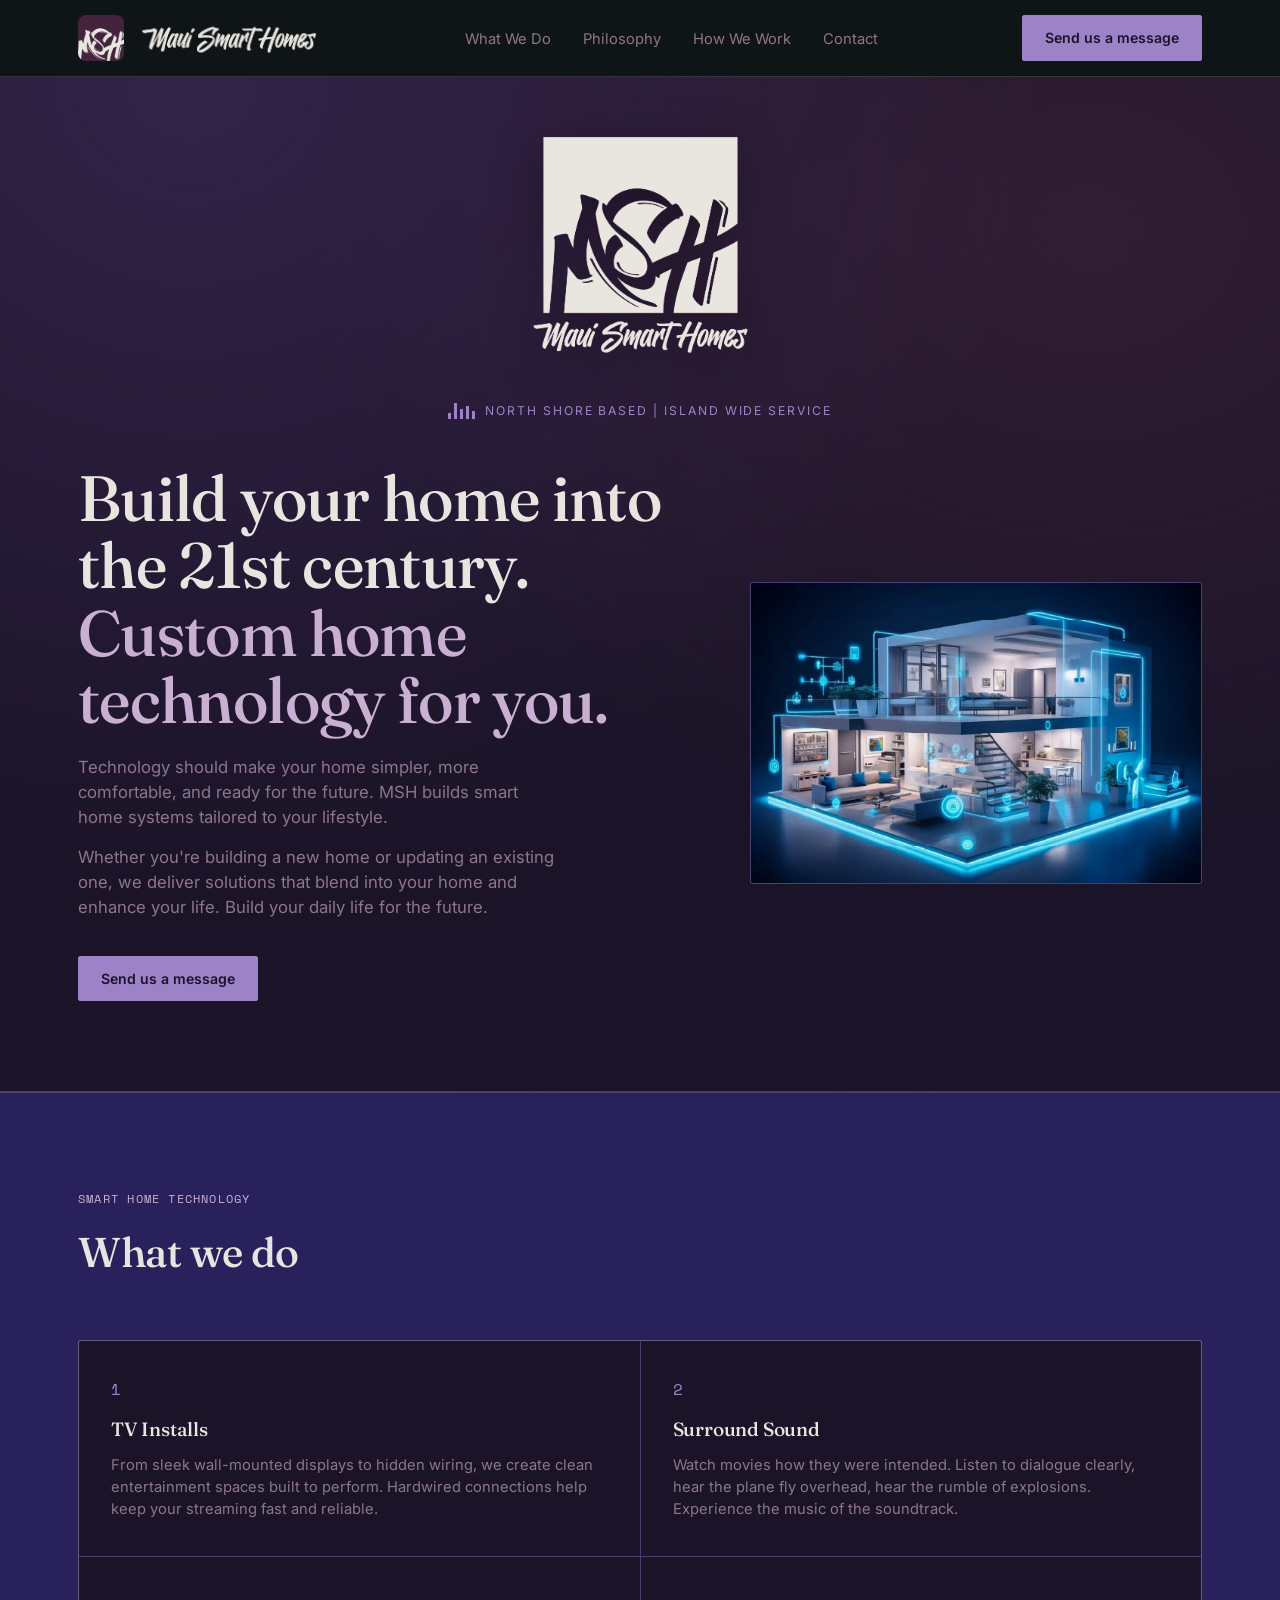
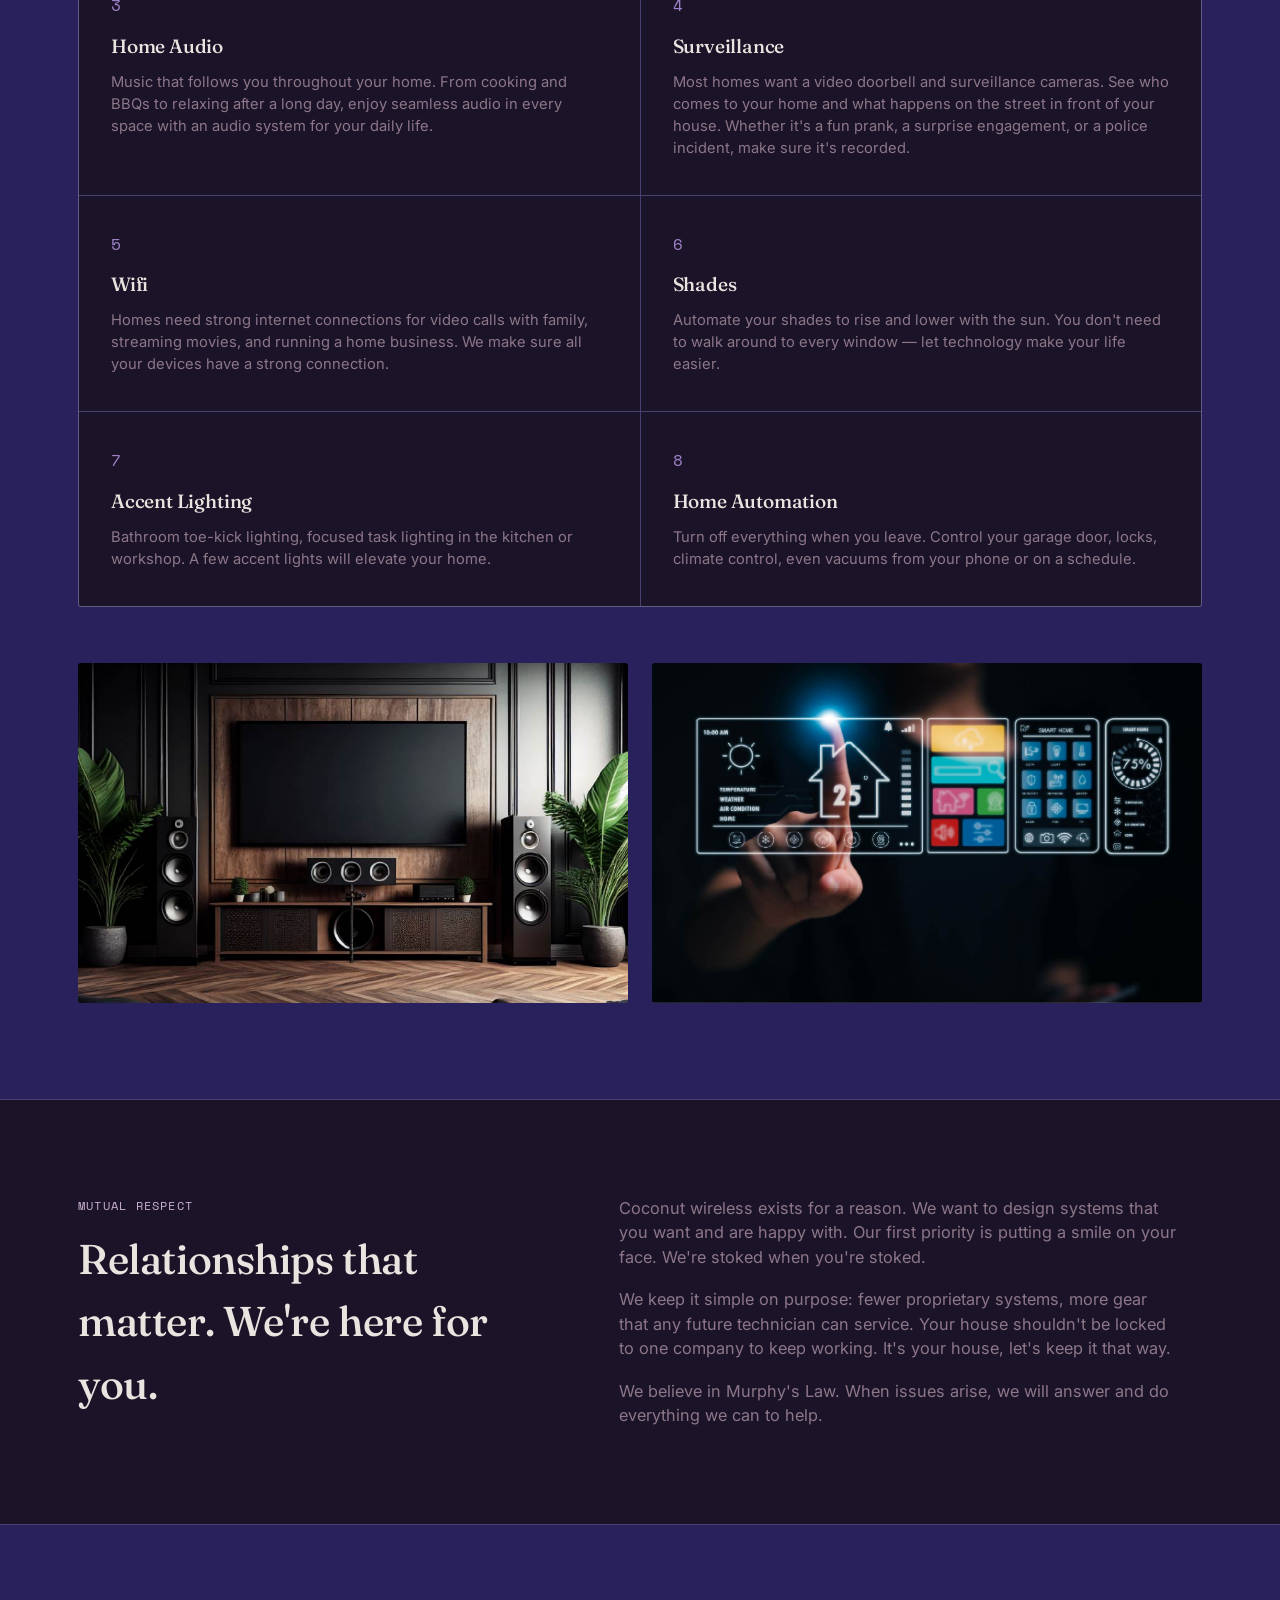
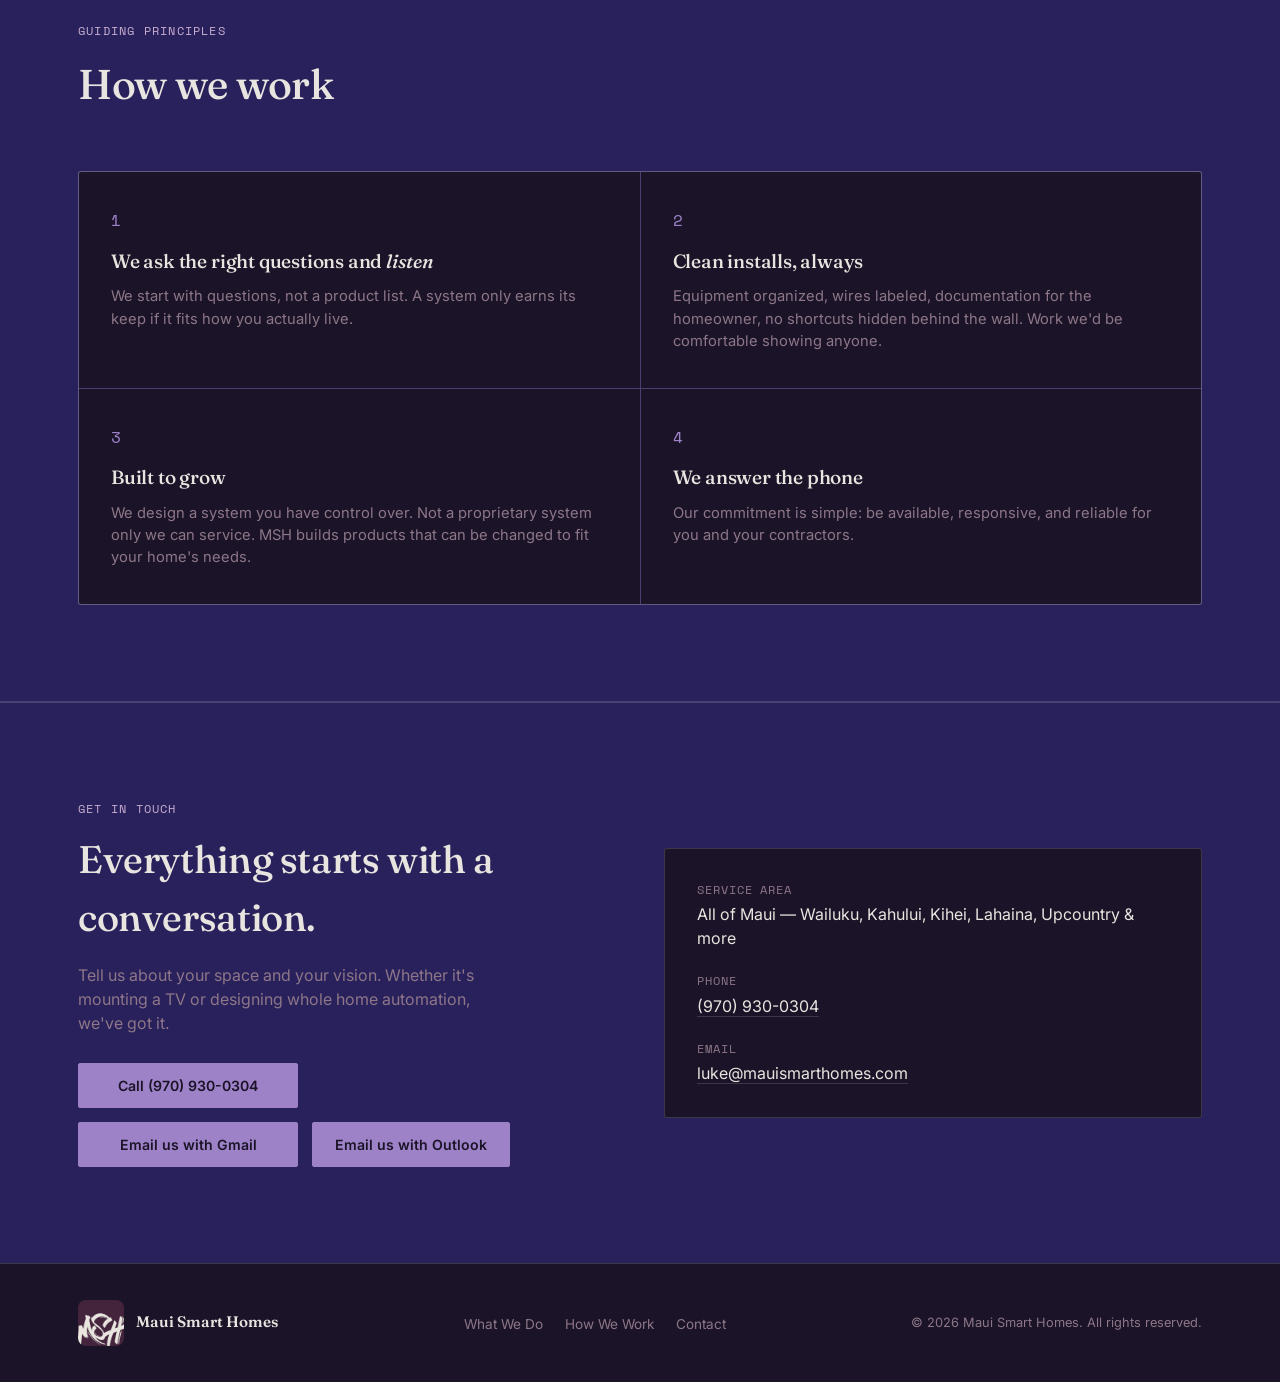
<file: index.html>
<!DOCTYPE html>
<html lang="en">
<head>
<meta charset="UTF-8">
<meta name="viewport" content="width=device-width, initial-scale=1, maximum-scale=1">
<title>Maui Smart Homes — Home Automation & AV Integration</title>
<link rel="icon" type="image/png" href="assets/icon.png">
<meta name="description" content="Maui Smart Homes designs and installs whole-home audio, video, lighting, and networking systems across Maui. Clean installs, honest service, built to grow.">
<link rel="preconnect" href="https://fonts.googleapis.com">
<link rel="preconnect" href="https://fonts.gstatic.com" crossorigin>
<link href="https://fonts.googleapis.com/css2?family=Fraunces:opsz,wght@9..144,400;9..144,500;9..144,600&family=Inter:wght@400;500;600&family=Space+Mono:wght@400;700&display=swap" rel="stylesheet">
<style>
  :root{
    --ink:#1B1428;
    --surface:#29215C;
    --surface-2:#45253D;
    --line: rgba(232,228,223,0.16);
    --fog:#8D7688;
    --paper:#E8E4DF;
    --amber:#9E82C7;
    --teal:#C9AFD1;
    --brand-violet:#704A9E;
  }

  *{box-sizing:border-box;}
  html{scroll-behavior:smooth;}
  body{
    margin:0;
    background:var(--ink);
    color:var(--paper);
    font-family:'Inter', sans-serif;
    line-height:1.5;
    -webkit-font-smoothing:antialiased;
  }
  h1,h2,h3{
    font-family:'Fraunces', serif;
    font-weight:500;
    margin:0;
    letter-spacing:-0.01em;
  }
  a{color:inherit;}
  .mono{font-family:'Space Mono', monospace;}
  img{max-width:100%;display:block;}
  :focus-visible{outline:2px solid var(--amber); outline-offset:3px;}

  .wrap{max-width:1180px; margin:0 auto; padding:0 28px;}

  /* ---------- Equalizer signature motif ---------- */
  .eq{display:inline-flex; align-items:flex-end; gap:3px; height:16px;}
  .eq span{
    width:3px; background:var(--amber); display:block;
    animation: eqbeat 1.1s ease-in-out infinite;
  }
  .eq span:nth-child(1){height:40%; animation-delay:-0.9s;}
  .eq span:nth-child(2){height:100%; animation-delay:-0.4s;}
  .eq span:nth-child(3){height:65%; animation-delay:-1.1s;}
  .eq span:nth-child(4){height:85%; animation-delay:-0.2s;}
  .eq span:nth-child(5){height:50%; animation-delay:-0.6s;}
  @keyframes eqbeat{
    0%,100%{transform:scaleY(0.4);}
    50%{transform:scaleY(1);}
  }
  @media (prefers-reduced-motion: reduce){
    .eq span{animation:none; height:70% !important;}
    html{scroll-behavior:auto;}
  }

  .divider{
    display:flex; gap:4px; align-items:flex-end; height:22px; margin:0 auto;
    justify-content:center;
  }
  .divider span{
    width:4px; background:var(--line); border-radius:1px;
  }

  /* ---------- Nav ---------- */
  header{
    position:sticky; top:0; z-index:50;
    background:rgba(14,22,20,0.86);
    backdrop-filter:blur(10px);
    border-bottom:1px solid var(--line);
  }
  nav.wrap{
    display:flex; align-items:center; justify-content:space-between;
    height:76px;
  }
  .logo{
    font-family:'Fraunces', serif; font-size:1.15rem; font-weight:600;
    display:flex; align-items:center; gap:12px;
    text-decoration:none;
    color:var(--paper);
  }
  .logo-mark{
    width:46px; height:46px; border-radius:8px; object-fit:cover;
  }
  .logo-wordmark{
    height:44px; width:auto;
  }
  .nav-links{
    display:flex; align-items:center; gap:32px; list-style:none;
    margin:0; padding:0;
  }
  .nav-links a{
    text-decoration:none; font-size:0.92rem; color:var(--fog);
    transition:color .2s ease;
  }
  .nav-links a:hover{color:var(--paper);}
  .btn{
    display:inline-block;
    font-family:'Inter', sans-serif; font-weight:600; font-size:0.88rem;
    padding:11px 22px; border-radius:2px;
    text-decoration:none;
    border:1px solid var(--amber);
    color:var(--ink);
    background:var(--amber);
    transition:background .2s ease, color .2s ease, transform .15s ease;
  }
  .btn:hover{background:transparent; color:var(--amber); transform:translateY(-1px);}
  .btn-ghost{
    background:transparent; color:var(--paper); border-color:var(--line);
  }
  .btn-ghost:hover{border-color:var(--paper); color:var(--paper); background:transparent;}
  .nav-cta{display:flex; align-items:center; gap:18px;}
  .menu-toggle{
    display:none; background:none; border:1px solid var(--line); color:var(--paper);
    width:42px; height:42px; border-radius:2px; font-size:1.1rem; cursor:pointer;
  }

  /* ---------- Hero ---------- */
  .hero{
    position:relative;
    padding:32px 0 90px;
    overflow:hidden;
    background:
      radial-gradient(ellipse at 15% 0%, rgba(112,74,158,0.28), transparent 55%),
      radial-gradient(ellipse at 85% 15%, rgba(69,37,61,0.55), transparent 50%),
      var(--ink);
    border-bottom:1px solid var(--line);
  }
  .hero-brand{
    text-align:center;
    margin-bottom:44px;
  }
  .hero-grid{
    display:grid; grid-template-columns:1.15fr 0.85fr; gap:60px; align-items:center;
  }
  .hero-logo{
    display:block;
    width:273px; height:auto;
    margin:0 auto 20px;
    filter:drop-shadow(0 12px 24px rgba(0,0,0,0.35));
  }
  .eyebrow{
    display:flex; align-items:center; justify-content:center; gap:10px;
    text-transform:uppercase; letter-spacing:0.16em; font-size:0.76rem;
    color:var(--amber); margin-bottom:0;
  }
  .hero h1{
    font-size:clamp(2.4rem, 5vw, 4rem);
    line-height:1.05;
    color:var(--paper);
  }
  .hero h1 em{color:var(--teal); font-style:normal;}
  .hero-copy{
    color:var(--fog); font-size:1.05rem; max-width:44ch; margin-top:22px;
  }
  .hero-copy p{margin:0 0 14px;}
  .hero-copy p:last-child{margin-bottom:0;}
  .hero-actions{display:flex; gap:14px; margin-top:36px; flex-wrap:wrap;}

  .hero-panel{
    background:var(--surface);
    border:1px solid var(--line);
    border-radius:3px;
    padding:26px;
  }
  .hero-panel-image{
    padding:0;
    overflow:hidden;
    line-height:0;
  }
  .hero-panel-img{
    width:100%; height:100%; object-fit:cover; display:block;
    min-height:280px;
  }

  /* ---------- Stats ---------- */
  .stats-grid{
    display:grid; grid-template-columns:1fr 1fr; gap:24px;
  }
  .stat-img{
    width:100%; height:340px; object-fit:cover; display:block;
    border-radius:3px;
  }

  /* ---------- Section shared ---------- */
  section{padding:96px 0;}
  .section-head{max-width:640px; margin-bottom:56px;}
  .kicker{
    font-family:'Space Mono', monospace; font-size:0.76rem; letter-spacing:0.1em;
    text-transform:uppercase; color:var(--teal); margin-bottom:14px; display:block;
  }
  .section-head h2{font-size:clamp(1.8rem, 3.4vw, 2.6rem); color:var(--paper);}

  /* ---------- Relationship section ---------- */
  .relationship{
    display:grid; grid-template-columns:0.9fr 1.1fr; gap:64px; align-items:start;
  }
  .relationship p{color:var(--fog); font-size:1.02rem; margin:0 0 18px; max-width:56ch;}
  .relationship p:last-child{margin-bottom:0;}

  /* ---------- Principles ---------- */
  .principles{background:var(--surface); border-top:1px solid var(--line); border-bottom:1px solid var(--line);}
  .principles-list{
    display:grid; grid-template-columns:repeat(2, 1fr); gap:1px;
    background:var(--line); border:1px solid var(--line); border-radius:3px; overflow:hidden;
  }
  .principle{
    background:var(--ink); padding:36px 32px;
  }
  .principle-num{
    font-family:'Space Mono', monospace; color:var(--amber); font-size:1.02rem;
  }
  .principle h3{font-size:1.2rem; color:var(--paper); margin:14px 0 10px;}
  .principle p{color:var(--fog); font-size:0.92rem; margin:0;}

  /* ---------- Contact / footer ---------- */
  .contact{
    background:var(--surface); border-top:1px solid var(--line);
  }
  .contact-grid{
    display:grid; grid-template-columns:1fr 1fr; gap:48px; align-items:center;
  }
  .contact h2{font-size:clamp(1.8rem,3.2vw,2.4rem); margin-bottom:16px;}
  .contact p{color:var(--fog); max-width:44ch; margin:0 0 28px;}
  .contact-actions{display:flex; gap:14px; flex-wrap:wrap;}
  .contact-detail{
    background:var(--ink); border:1px solid var(--line); border-radius:3px; padding:32px;
  }
  .contact-detail dt{
    font-family:'Space Mono', monospace; font-size:0.72rem; color:var(--fog);
    text-transform:uppercase; letter-spacing:0.08em; margin-bottom:4px;
  }
  .contact-detail dd{margin:0 0 22px; color:var(--paper); font-size:1rem;}
  .contact-detail dd:last-child{margin-bottom:0;}
  .contact-detail a{text-decoration:none; border-bottom:1px solid var(--line);}
  .contact-detail a:hover{border-color:var(--amber); color:var(--amber);}

  footer{
    border-top:1px solid var(--line); padding:36px 0;
  }
  .footer-grid{
    display:flex; justify-content:space-between; align-items:center; flex-wrap:wrap; gap:16px;
  }
  .footer-grid .logo{font-size:0.95rem;}
  .footer-links{display:flex; gap:22px; list-style:none; padding:0; margin:0;}
  .footer-links a{color:var(--fog); text-decoration:none; font-size:0.85rem;}
  .footer-links a:hover{color:var(--paper);}
  .copyright{color:var(--fog); font-size:0.8rem;}

  /* ---------- Responsive ---------- */
  @media (max-width: 880px){
    .nav-links{display:none;}
    .menu-toggle{display:block;}
    .hero-grid{grid-template-columns:1fr;}
    .hero-panel{order:-1;}
    .stats-grid{grid-template-columns:1fr;}
    .stat-img{height:220px;}
    .relationship{grid-template-columns:1fr;}
    .principles-list{grid-template-columns:1fr;}
    .contact-grid{grid-template-columns:1fr;}
    section{padding:64px 0;}
  }
</style>
</head>
<body>

<header>
  <nav class="wrap">
    <a href="#top" class="logo">
      <img src="assets/icon.png" alt="" class="logo-mark" aria-hidden="true">
      <img src="assets/wordmark.png" alt="Maui Smart Homes" class="logo-wordmark">
    </a>
    <ul class="nav-links">
      <li><a href="#services">What We Do</a></li>
      <li><a href="#approach">Philosophy</a></li>
      <li><a href="#principles">How We Work</a></li>
      <li><a href="#contact">Contact</a></li>
    </ul>
    <div class="nav-cta">
      <a href="https://mail.google.com/mail/?view=cm&fs=1&to=luke@mauismarthomes.com" target="_blank" rel="noopener" class="btn">Send us a message</a>
      <button class="menu-toggle" id="menuToggle" aria-label="Toggle menu" aria-expanded="false">☰</button>
    </div>
  </nav>
</header>

<main id="top">

  <section class="hero">
    <div class="wrap hero-brand">
      <img src="assets/logo.png" alt="Maui Smart Homes" class="hero-logo">
      <div class="eyebrow">
        <span class="eq" aria-hidden="true"><span></span><span></span><span></span><span></span><span></span></span>
        North Shore based | Island wide service
      </div>
    </div>
    <div class="wrap hero-grid">
      <div>
        <h1>Build your home into the 21st century. <em>Custom home technology for you.</em></h1>
        <div class="hero-copy">
          <p>Technology should make your home simpler, more comfortable, and ready for the future. MSH builds smart home systems tailored to your lifestyle.</p>
          <p>Whether you're building a new home or updating an existing one, we deliver solutions that blend into your home and enhance your life. Build your daily life for the future.</p>
        </div>
        <div class="hero-actions">
          <a href="https://mail.google.com/mail/?view=cm&fs=1&to=luke@mauismarthomes.com" target="_blank" rel="noopener" class="btn">Send us a message</a>
        </div>
      </div>
      <div class="hero-panel hero-panel-image">
        <img src="assets/smart_home_3.jpg" alt="Isometric illustration of a connected smart home" class="hero-panel-img">
      </div>
    </div>
  </section>

  <section class="principles" id="services">
    <div class="wrap">
      <div class="section-head">
        <span class="kicker">Smart Home Technology</span>
        <h2>What we do</h2>
      </div>
      <div class="principles-list">
        <div class="principle">
          <span class="principle-num mono">1</span>
          <h3>TV Installs</h3>
          <p>From sleek wall-mounted displays to hidden wiring, we create clean entertainment spaces built to perform. Hardwired connections help keep your streaming fast and reliable.</p>
        </div>
        <div class="principle">
          <span class="principle-num mono">2</span>
          <h3>Surround Sound</h3>
          <p>Watch movies how they were intended. Listen to dialogue clearly, hear the plane fly overhead, hear the rumble of explosions. Experience the music of the soundtrack.</p>
        </div>
        <div class="principle">
          <span class="principle-num mono">3</span>
          <h3>Home Audio</h3>
          <p>Music that follows you throughout your home. From cooking and BBQs to relaxing after a long day, enjoy seamless audio in every space with an audio system for your daily life.</p>
        </div>
        <div class="principle">
          <span class="principle-num mono">4</span>
          <h3>Surveillance</h3>
          <p>Most homes want a video doorbell and surveillance cameras. See who comes to your home and what happens on the street in front of your house. Whether it's a fun prank, a surprise engagement, or a police incident, make sure it's recorded.</p>
        </div>
        <div class="principle">
          <span class="principle-num mono">5</span>
          <h3>Wifi</h3>
          <p>Homes need strong internet connections for video calls with family, streaming movies, and running a home business. We make sure all your devices have a strong connection.</p>
        </div>
        <div class="principle">
          <span class="principle-num mono">6</span>
          <h3>Shades</h3>
          <p>Automate your shades to rise and lower with the sun. You don't need to walk around to every window — let technology make your life easier.</p>
        </div>
        <div class="principle">
          <span class="principle-num mono">7</span>
          <h3>Accent Lighting</h3>
          <p>Bathroom toe-kick lighting, focused task lighting in the kitchen or workshop. A few accent lights will elevate your home.</p>
        </div>
        <div class="principle">
          <span class="principle-num mono">8</span>
          <h3>Home Automation</h3>
          <p>Turn off everything when you leave. Control your garage door, locks, climate control, even vacuums from your phone or on a schedule.</p>
        </div>
      </div>
      <div class="stats-grid" style="margin-top:56px;">
        <img src="assets/home_tv.jpg" alt="Home theater installation with in-wall speakers and wood paneling" class="stat-img">
        <img src="assets/smart_home_2.jpg" alt="Person controlling smart home settings on a touchscreen interface" class="stat-img">
      </div>
    </div>
  </section>

  <section id="approach" style="scroll-margin-top:160px;">
    <div class="wrap relationship">
      <div class="section-head" style="margin-bottom:0;">
        <span class="kicker">Mutual respect</span>
        <h2>Relationships that matter. We're here for you.</h2>
      </div>
      <div>
        <p>Coconut wireless exists for a reason. We want to design systems that you want and are happy with. Our first priority is putting a smile on your face. We're stoked when you're stoked.</p>
        <p>We keep it simple on purpose: fewer proprietary systems, more gear that any future technician can service. Your house shouldn't be locked to one company to keep working. It's your house, let's keep it that way.</p>
        <p>We believe in Murphy's Law. When issues arise, we will answer and do everything we can to help.</p>
      </div>
    </div>
  </section>

  <section class="principles" id="principles">
    <div class="wrap">
      <div class="section-head">
        <span class="kicker">Guiding Principles</span>
        <h2>How we work</h2>
      </div>
      <div class="principles-list">
        <div class="principle">
          <span class="principle-num mono">1</span>
          <h3>We ask the right questions and <em>listen</em></h3>
          <p>We start with questions, not a product list. A system only earns its keep if it fits how you actually live.</p>
        </div>
        <div class="principle">
          <span class="principle-num mono">2</span>
          <h3>Clean installs, always</h3>
          <p>Equipment organized, wires labeled, documentation for the homeowner, no shortcuts hidden behind the wall. Work we'd be comfortable showing anyone.</p>
        </div>
        <div class="principle">
          <span class="principle-num mono">3</span>
          <h3>Built to grow</h3>
          <p>We design a system you have control over. Not a proprietary system only we can service. MSH builds products that can be changed to fit your home's needs.</p>
        </div>
        <div class="principle">
          <span class="principle-num mono">4</span>
          <h3>We answer the phone</h3>
          <p>Our commitment is simple: be available, responsive, and reliable for you and your contractors.</p>
        </div>
      </div>
    </div>
  </section>

  <section class="contact" id="contact">
    <div class="wrap contact-grid">
      <div>
        <span class="kicker">Get in touch</span>
        <h2>Everything starts with a conversation.</h2>
        <p>Tell us about your space and your vision. Whether it's mounting a TV or designing whole home automation, we've got it.</p>
        <div class="contact-actions">
          <a href="tel:+19709300304" class="btn" style="min-width:220px; text-align:center;">Call (970) 930-0304</a>
        </div>
        <div class="contact-actions" style="margin-top:14px;">
          <a href="https://mail.google.com/mail/?view=cm&fs=1&to=luke@mauismarthomes.com" target="_blank" rel="noopener" class="btn" style="min-width:220px; text-align:center;">Email us with Gmail</a>
          <a href="mailto:luke@mauismarthomes.com" class="btn">Email us with Outlook</a>
        </div>
      </div>
      <dl class="contact-detail">
        <dt>Service area</dt>
        <dd>All of Maui — Wailuku, Kahului, Kihei, Lahaina, Upcountry &amp; more</dd>
        <dt>Phone</dt>
        <dd><a href="tel:+19709300304">(970) 930-0304</a></dd>
        <dt>Email</dt>
        <dd><a href="https://mail.google.com/mail/?view=cm&fs=1&to=luke@mauismarthomes.com" target="_blank" rel="noopener">luke@mauismarthomes.com</a></dd>
      </dl>
    </div>
  </section>

</main>

<footer>
  <div class="wrap footer-grid">
    <a href="#top" class="logo">
      <img src="assets/icon.png" alt="" class="logo-mark" aria-hidden="true">
      Maui Smart Homes
    </a>
    <ul class="footer-links">
      <li><a href="#services">What We Do</a></li>
      <li><a href="#principles">How We Work</a></li>
      <li><a href="#contact">Contact</a></li>
    </ul>
    <span class="copyright">© 2026 Maui Smart Homes. All rights reserved.</span>
  </div>
</footer>

<script>
  const toggle = document.getElementById('menuToggle');
  const navLinks = document.querySelector('.nav-links');
  toggle.addEventListener('click', () => {
    const isOpen = navLinks.style.display === 'flex';
    navLinks.style.display = isOpen ? 'none' : 'flex';
    navLinks.style.flexDirection = 'column';
    navLinks.style.position = 'absolute';
    navLinks.style.top = '76px';
    navLinks.style.left = '0';
    navLinks.style.right = '0';
    navLinks.style.background = '#152622';
    navLinks.style.padding = '20px 28px';
    navLinks.style.borderBottom = '1px solid rgba(241,239,230,0.14)';
    navLinks.style.gap = '18px';
    toggle.setAttribute('aria-expanded', String(!isOpen));
  });
</script>

</body>
</html>
</file>
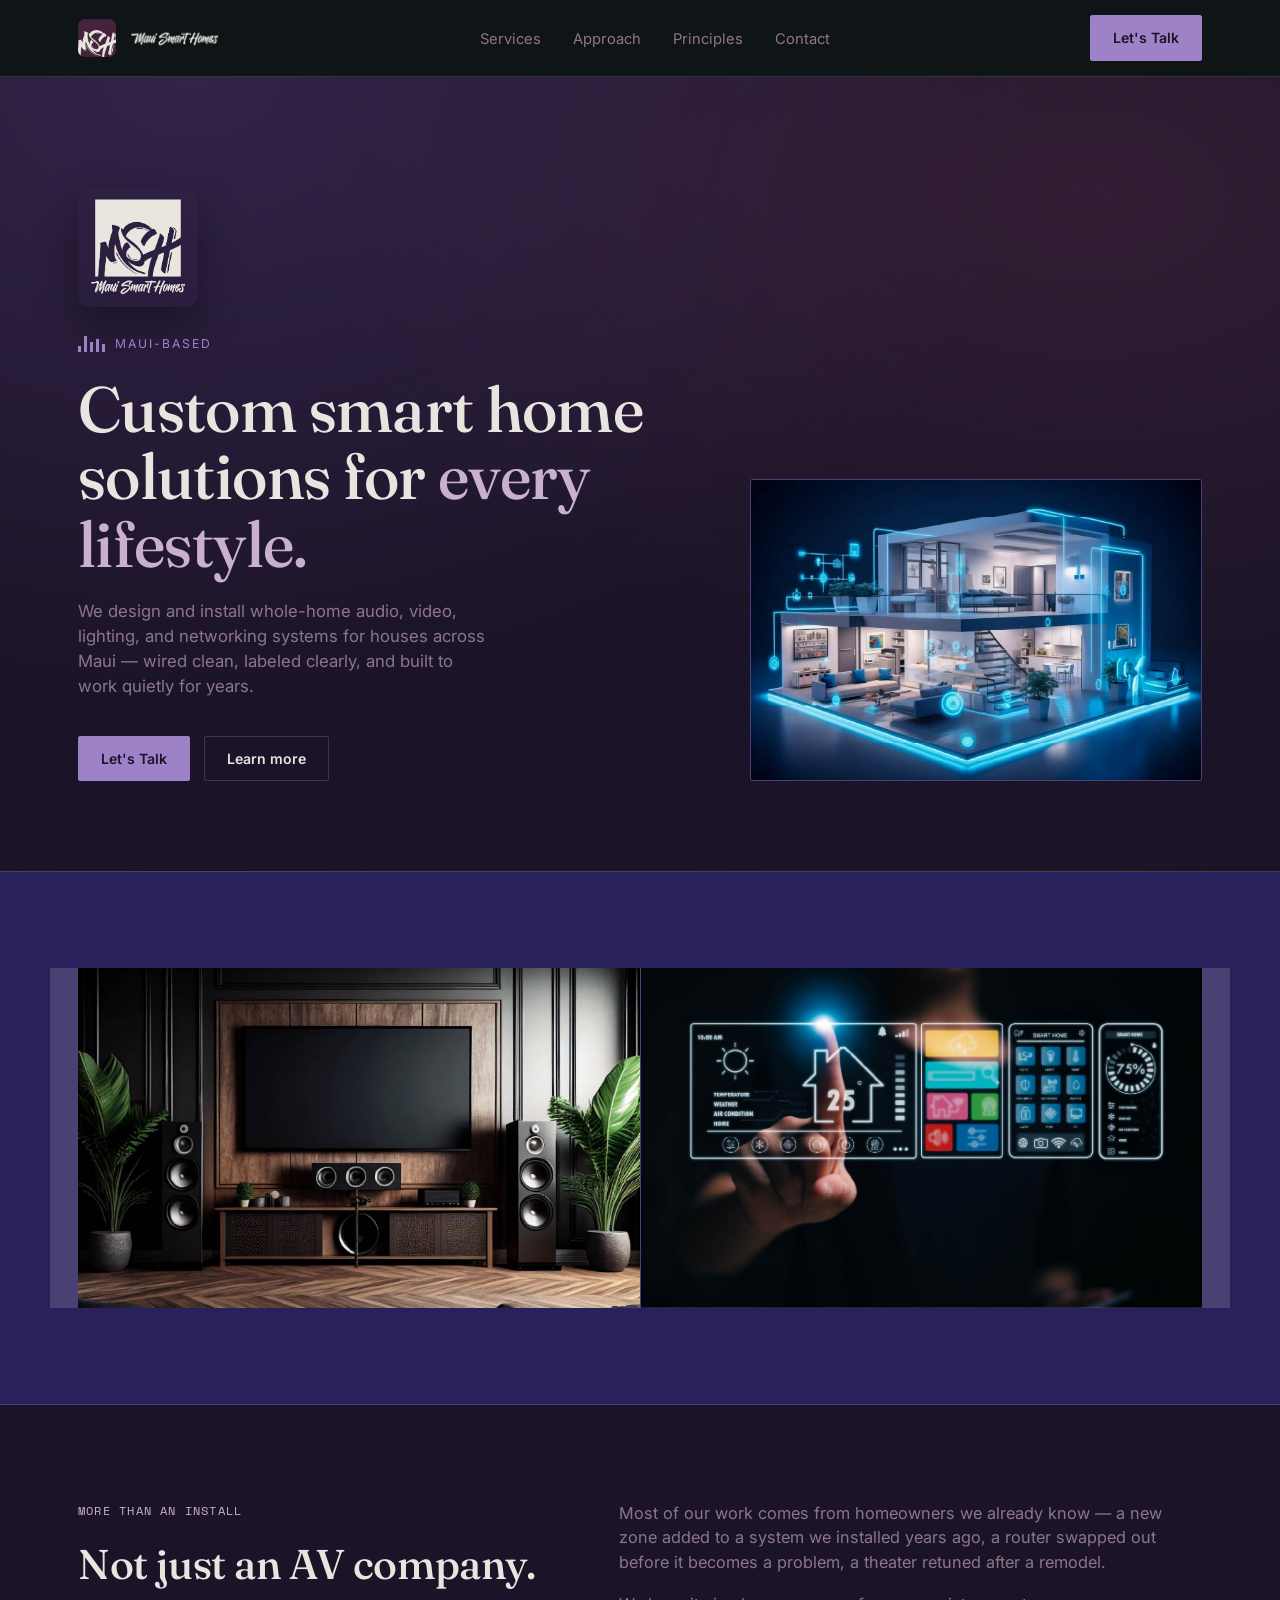
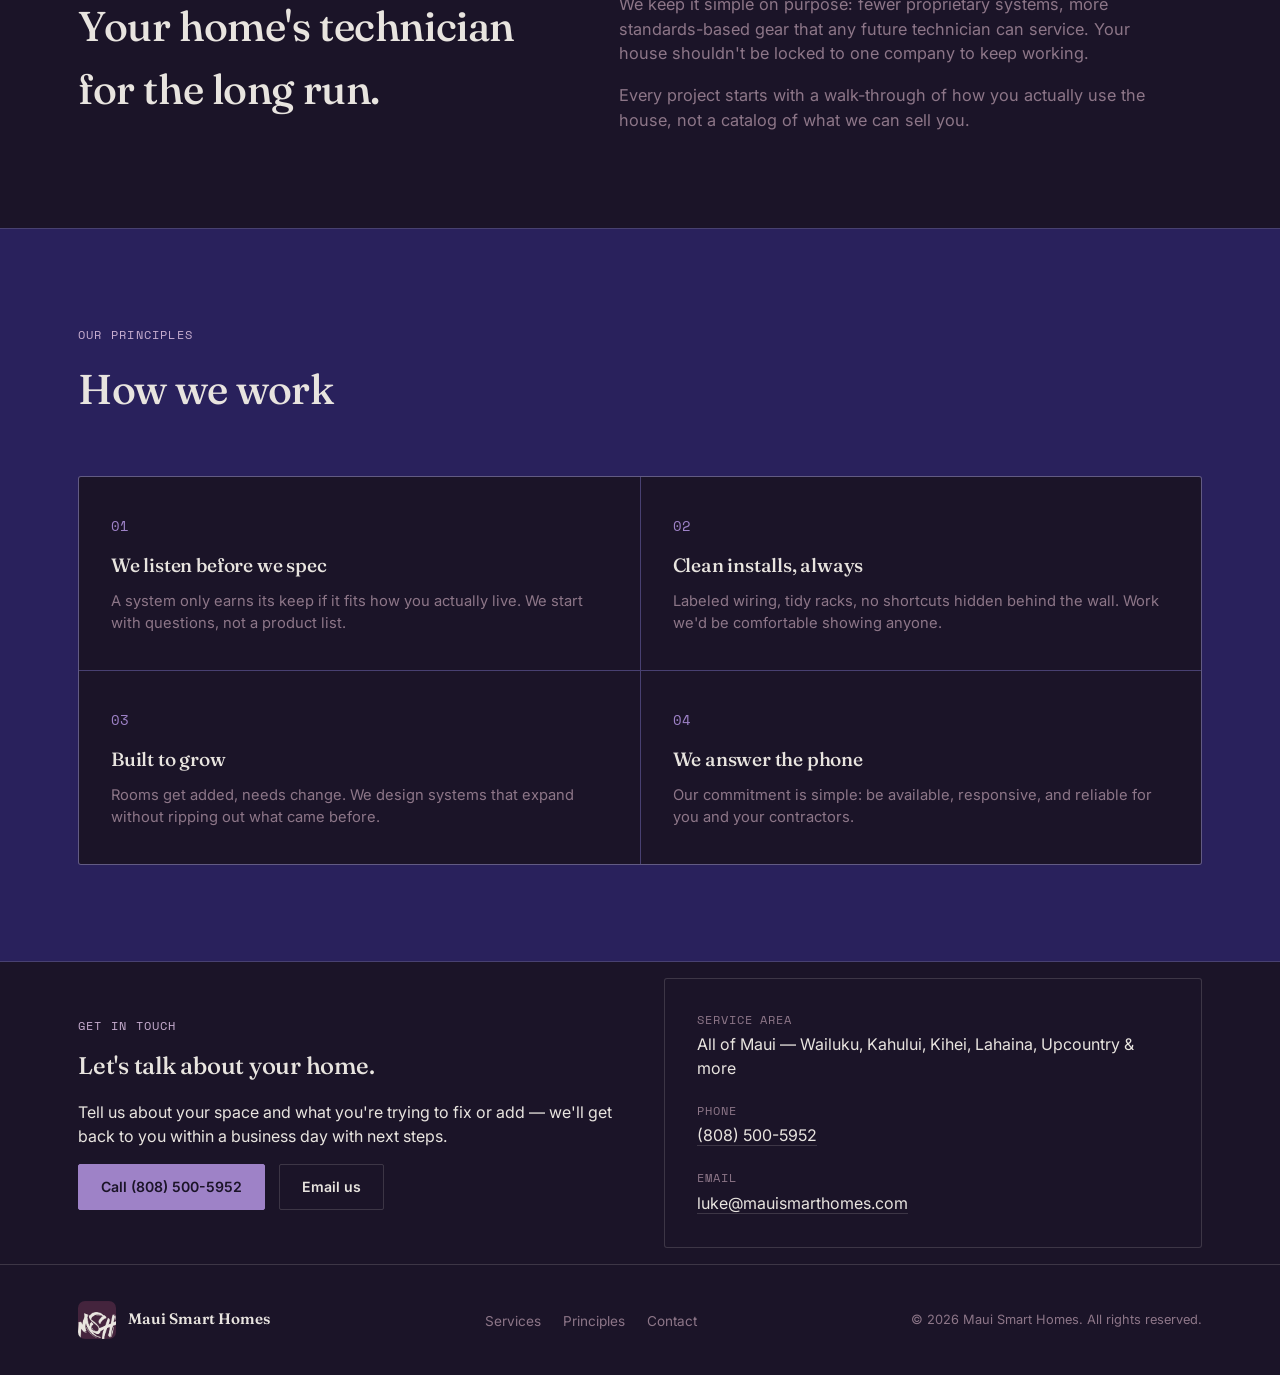
<file: index_1.html>
<!DOCTYPE html>
<html lang="en">
<head>
<meta charset="UTF-8">
<meta name="viewport" content="width=device-width, initial-scale=1, maximum-scale=1">
<title>Maui Smart Homes — Home Automation & AV Integration</title>
<link rel="icon" type="image/png" href="assets/icon.png">
<meta name="description" content="Maui Smart Homes designs and installs whole-home audio, video, lighting, and networking systems across Maui. Clean installs, honest service, built to grow.">
<link rel="preconnect" href="https://fonts.googleapis.com">
<link rel="preconnect" href="https://fonts.gstatic.com" crossorigin>
<link href="https://fonts.googleapis.com/css2?family=Fraunces:opsz,wght@9..144,400;9..144,500;9..144,600&family=Inter:wght@400;500;600&family=Space+Mono:wght@400;700&display=swap" rel="stylesheet">
<style>
  :root{
    --ink:#1B1428;
    --surface:#29215C;
    --surface-2:#45253D;
    --line: rgba(232,228,223,0.16);
    --fog:#8D7688;
    --paper:#E8E4DF;
    --amber:#9E82C7;
    --teal:#C9AFD1;
    --brand-violet:#704A9E;
  }

  *{box-sizing:border-box;}
  html{scroll-behavior:smooth;}
  body{
    margin:0;
    background:var(--ink);
    color:var(--paper);
    font-family:'Inter', sans-serif;
    line-height:1.5;
    -webkit-font-smoothing:antialiased;
  }
  h1,h2,h3{
    font-family:'Fraunces', serif;
    font-weight:500;
    margin:0;
    letter-spacing:-0.01em;
  }
  a{color:inherit;}
  .mono{font-family:'Space Mono', monospace;}
  img{max-width:100%;display:block;}
  :focus-visible{outline:2px solid var(--amber); outline-offset:3px;}

  .wrap{max-width:1180px; margin:0 auto; padding:0 28px;}

  /* ---------- Equalizer signature motif ---------- */
  .eq{display:inline-flex; align-items:flex-end; gap:3px; height:16px;}
  .eq span{
    width:3px; background:var(--amber); display:block;
    animation: eqbeat 1.1s ease-in-out infinite;
  }
  .eq span:nth-child(1){height:40%; animation-delay:-0.9s;}
  .eq span:nth-child(2){height:100%; animation-delay:-0.4s;}
  .eq span:nth-child(3){height:65%; animation-delay:-1.1s;}
  .eq span:nth-child(4){height:85%; animation-delay:-0.2s;}
  .eq span:nth-child(5){height:50%; animation-delay:-0.6s;}
  @keyframes eqbeat{
    0%,100%{transform:scaleY(0.4);}
    50%{transform:scaleY(1);}
  }
  @media (prefers-reduced-motion: reduce){
    .eq span{animation:none; height:70% !important;}
    html{scroll-behavior:auto;}
  }

  .divider{
    display:flex; gap:4px; align-items:flex-end; height:22px; margin:0 auto;
    justify-content:center;
  }
  .divider span{
    width:4px; background:var(--line); border-radius:1px;
  }

  /* ---------- Nav ---------- */
  header{
    position:sticky; top:0; z-index:50;
    background:rgba(14,22,20,0.86);
    backdrop-filter:blur(10px);
    border-bottom:1px solid var(--line);
  }
  nav.wrap{
    display:flex; align-items:center; justify-content:space-between;
    height:76px;
  }
  .logo{
    font-family:'Fraunces', serif; font-size:1.15rem; font-weight:600;
    display:flex; align-items:center; gap:12px;
    text-decoration:none;
    color:var(--paper);
  }
  .logo-mark{
    width:38px; height:38px; border-radius:7px; object-fit:cover;
  }
  .logo-wordmark{
    height:22px; width:auto;
  }
  .nav-links{
    display:flex; align-items:center; gap:32px; list-style:none;
    margin:0; padding:0;
  }
  .nav-links a{
    text-decoration:none; font-size:0.92rem; color:var(--fog);
    transition:color .2s ease;
  }
  .nav-links a:hover{color:var(--paper);}
  .btn{
    display:inline-block;
    font-family:'Inter', sans-serif; font-weight:600; font-size:0.88rem;
    padding:11px 22px; border-radius:2px;
    text-decoration:none;
    border:1px solid var(--amber);
    color:var(--ink);
    background:var(--amber);
    transition:background .2s ease, color .2s ease, transform .15s ease;
  }
  .btn:hover{background:transparent; color:var(--amber); transform:translateY(-1px);}
  .btn-ghost{
    background:transparent; color:var(--paper); border-color:var(--line);
  }
  .btn-ghost:hover{border-color:var(--paper); color:var(--paper); background:transparent;}
  .nav-cta{display:flex; align-items:center; gap:18px;}
  .menu-toggle{
    display:none; background:none; border:1px solid var(--line); color:var(--paper);
    width:42px; height:42px; border-radius:2px; font-size:1.1rem; cursor:pointer;
  }

  /* ---------- Hero ---------- */
  .hero{
    position:relative;
    padding:110px 0 90px;
    overflow:hidden;
    background:
      radial-gradient(ellipse at 15% 0%, rgba(112,74,158,0.28), transparent 55%),
      radial-gradient(ellipse at 85% 15%, rgba(69,37,61,0.55), transparent 50%),
      var(--ink);
    border-bottom:1px solid var(--line);
  }
  .hero-grid{
    display:grid; grid-template-columns:1.15fr 0.85fr; gap:60px; align-items:end;
  }
  .hero-logo{
    width:120px; height:auto; border-radius:12px; margin-bottom:28px;
    box-shadow:0 18px 40px rgba(0,0,0,0.35);
  }
  .eyebrow{
    display:flex; align-items:center; gap:10px;
    text-transform:uppercase; letter-spacing:0.16em; font-size:0.76rem;
    color:var(--amber); margin-bottom:22px;
  }
  .hero h1{
    font-size:clamp(2.4rem, 5vw, 4rem);
    line-height:1.05;
    color:var(--paper);
  }
  .hero h1 em{color:var(--teal); font-style:normal;}
  .hero-copy{
    color:var(--fog); font-size:1.05rem; max-width:38ch; margin-top:22px;
  }
  .hero-actions{display:flex; gap:14px; margin-top:36px; flex-wrap:wrap;}

  .hero-panel{
    background:var(--surface);
    border:1px solid var(--line);
    border-radius:3px;
    padding:26px;
  }
  .hero-panel-image{
    padding:0;
    overflow:hidden;
    line-height:0;
  }
  .hero-panel-img{
    width:100%; height:100%; object-fit:cover; display:block;
    min-height:280px;
  }

  /* ---------- Stats ---------- */
  .stats{
    border-bottom:1px solid var(--line);
    background:var(--surface);
  }
  .stats-grid{
    display:grid; grid-template-columns:1fr 1fr; gap:1px;
    background:var(--line);
  }
  .stat-img{
    width:100%; height:340px; object-fit:cover; display:block;
  }

  /* ---------- Section shared ---------- */
  section{padding:96px 0;}
  .section-head{max-width:640px; margin-bottom:56px;}
  .kicker{
    font-family:'Space Mono', monospace; font-size:0.76rem; letter-spacing:0.1em;
    text-transform:uppercase; color:var(--teal); margin-bottom:14px; display:block;
  }
  .section-head h2{font-size:clamp(1.8rem, 3.4vw, 2.6rem); color:var(--paper);}

  /* ---------- Relationship section ---------- */
  .relationship{
    display:grid; grid-template-columns:0.9fr 1.1fr; gap:64px; align-items:start;
  }
  .relationship p{color:var(--fog); font-size:1.02rem; margin:0 0 18px; max-width:56ch;}
  .relationship p:last-child{margin-bottom:0;}

  /* ---------- Principles ---------- */
  .principles{background:var(--surface); border-top:1px solid var(--line); border-bottom:1px solid var(--line);}
  .principles-list{
    display:grid; grid-template-columns:repeat(2, 1fr); gap:1px;
    background:var(--line); border:1px solid var(--line); border-radius:3px; overflow:hidden;
  }
  .principle{
    background:var(--ink); padding:36px 32px;
  }
  .principle-num{
    font-family:'Space Mono', monospace; color:var(--amber); font-size:0.85rem;
  }
  .principle h3{font-size:1.2rem; color:var(--paper); margin:14px 0 10px;}
  .principle p{color:var(--fog); font-size:0.92rem; margin:0;}

  /* ---------- Contact / footer ---------- */
  .contact{
    background:var(--surface); border-top:1px solid var(--line);
  }
  .contact-grid{
    display:grid; grid-template-columns:1fr 1fr; gap:48px; align-items:center;
  }
  .contact h2{font-size:clamp(1.8rem,3.2vw,2.4rem); margin-bottom:16px;}
  .contact p{color:var(--fog); max-width:44ch; margin:0 0 28px;}
  .contact-actions{display:flex; gap:14px; flex-wrap:wrap;}
  .contact-detail{
    background:var(--ink); border:1px solid var(--line); border-radius:3px; padding:32px;
  }
  .contact-detail dt{
    font-family:'Space Mono', monospace; font-size:0.72rem; color:var(--fog);
    text-transform:uppercase; letter-spacing:0.08em; margin-bottom:4px;
  }
  .contact-detail dd{margin:0 0 22px; color:var(--paper); font-size:1rem;}
  .contact-detail dd:last-child{margin-bottom:0;}
  .contact-detail a{text-decoration:none; border-bottom:1px solid var(--line);}
  .contact-detail a:hover{border-color:var(--amber); color:var(--amber);}

  footer{
    border-top:1px solid var(--line); padding:36px 0;
  }
  .footer-grid{
    display:flex; justify-content:space-between; align-items:center; flex-wrap:wrap; gap:16px;
  }
  .footer-grid .logo{font-size:0.95rem;}
  .footer-links{display:flex; gap:22px; list-style:none; padding:0; margin:0;}
  .footer-links a{color:var(--fog); text-decoration:none; font-size:0.85rem;}
  .footer-links a:hover{color:var(--paper);}
  .copyright{color:var(--fog); font-size:0.8rem;}

  /* ---------- Responsive ---------- */
  @media (max-width: 880px){
    .nav-links{display:none;}
    .menu-toggle{display:block;}
    .hero-grid{grid-template-columns:1fr;}
    .hero-panel{order:-1;}
    .stats-grid{grid-template-columns:1fr;}
    .stat-img{height:220px;}
    .relationship{grid-template-columns:1fr;}
    .principles-list{grid-template-columns:1fr;}
    .contact-grid{grid-template-columns:1fr;}
    section{padding:64px 0;}
  }
</style>
</head>
<body>

<header>
  <nav class="wrap">
    <a href="#top" class="logo">
      <img src="assets/icon.png" alt="" class="logo-mark" aria-hidden="true">
      <img src="assets/wordmark.png" alt="Maui Smart Homes" class="logo-wordmark">
    </a>
    <ul class="nav-links">
      <li><a href="#services">Services</a></li>
      <li><a href="#approach">Approach</a></li>
      <li><a href="#principles">Principles</a></li>
      <li><a href="#contact">Contact</a></li>
    </ul>
    <div class="nav-cta">
      <a href="#contact" class="btn">Let's Talk</a>
      <button class="menu-toggle" id="menuToggle" aria-label="Toggle menu" aria-expanded="false">☰</button>
    </div>
  </nav>
</header>

<main id="top">

  <section class="hero" id="services">
    <div class="wrap hero-grid">
      <div>
        <img src="assets/logo.png" alt="Maui Smart Homes" class="hero-logo">
        <div class="eyebrow">
          <span class="eq" aria-hidden="true"><span></span><span></span><span></span><span></span><span></span></span>
          Maui-based
        </div>
        <h1>Custom smart home solutions for <em>every lifestyle.</em></h1>
        <p class="hero-copy">We design and install whole-home audio, video, lighting, and networking systems for houses across Maui — wired clean, labeled clearly, and built to work quietly for years.</p>
        <div class="hero-actions">
          <a href="#contact" class="btn">Let's Talk</a>
          <a href="#approach" class="btn btn-ghost">Learn more</a>
        </div>
      </div>
      <div class="hero-panel hero-panel-image">
        <img src="assets/smart_home_3.jpg" alt="Isometric illustration of a connected smart home" class="hero-panel-img">
      </div>
    </div>
  </section>

  <section class="stats">
    <div class="wrap stats-grid">
      <img src="assets/home_tv.jpg" alt="Home theater installation with in-wall speakers and wood paneling" class="stat-img">
      <img src="assets/smart_home_2.jpg" alt="Person controlling smart home settings on a touchscreen interface" class="stat-img">
    </div>
  </section>

  <section id="approach">
    <div class="wrap relationship">
      <div class="section-head" style="margin-bottom:0;">
        <span class="kicker">More than an install</span>
        <h2>Not just an AV company. Your home's technician for the long run.</h2>
      </div>
      <div>
        <p>Most of our work comes from homeowners we already know — a new zone added to a system we installed years ago, a router swapped out before it becomes a problem, a theater retuned after a remodel.</p>
        <p>We keep it simple on purpose: fewer proprietary systems, more standards-based gear that any future technician can service. Your house shouldn't be locked to one company to keep working.</p>
        <p>Every project starts with a walk-through of how you actually use the house, not a catalog of what we can sell you.</p>
      </div>
    </div>
  </section>

  <section class="principles" id="principles">
    <div class="wrap">
      <div class="section-head">
        <span class="kicker">Our principles</span>
        <h2>How we work</h2>
      </div>
      <div class="principles-list">
        <div class="principle">
          <span class="principle-num mono">01</span>
          <h3>We listen before we spec</h3>
          <p>A system only earns its keep if it fits how you actually live. We start with questions, not a product list.</p>
        </div>
        <div class="principle">
          <span class="principle-num mono">02</span>
          <h3>Clean installs, always</h3>
          <p>Labeled wiring, tidy racks, no shortcuts hidden behind the wall. Work we'd be comfortable showing anyone.</p>
        </div>
        <div class="principle">
          <span class="principle-num mono">03</span>
          <h3>Built to grow</h3>
          <p>Rooms get added, needs change. We design systems that expand without ripping out what came before.</p>
        </div>
        <div class="principle">
          <span class="principle-num mono">04</span>
          <h3>We answer the phone</h3>
          <p>Our commitment is simple: be available, responsive, and reliable for you and your contractors.</p>
        </div>
      </div>
    </div>
  </section>


    <div class="wrap contact-grid">
      <div>
        <span class="kicker">Get in touch</span>
        <h2>Let's talk about your home.</h2>
        <p>Tell us about your space and what you're trying to fix or add — we'll get back to you within a business day with next steps.</p>
        <div class="contact-actions">
          <a href="tel:+18085005952" class="btn">Call (808) 500-5952</a>
          <a href="mailto:luke@mauismarthomes.com" class="btn btn-ghost">Email us</a>
        </div>
      </div>
      <dl class="contact-detail">
        <dt>Service area</dt>
        <dd>All of Maui — Wailuku, Kahului, Kihei, Lahaina, Upcountry &amp; more</dd>
        <dt>Phone</dt>
        <dd><a href="tel:+18085005952">(808) 500-5952</a></dd>
        <dt>Email</dt>
        <dd><a href="mailto:luke@mauismarthomes.com">luke@mauismarthomes.com</a></dd>
      </dl>
    </div>
  </section>

</main>

<footer>
  <div class="wrap footer-grid">
    <a href="#top" class="logo">
      <img src="assets/icon.png" alt="" class="logo-mark" aria-hidden="true">
      Maui Smart Homes
    </a>
    <ul class="footer-links">
      <li><a href="#services">Services</a></li>
      <li><a href="#principles">Principles</a></li>
      <li><a href="#contact">Contact</a></li>
    </ul>
    <span class="copyright">© 2026 Maui Smart Homes. All rights reserved.</span>
  </div>
</footer>

<script>
  const toggle = document.getElementById('menuToggle');
  const navLinks = document.querySelector('.nav-links');
  toggle.addEventListener('click', () => {
    const isOpen = navLinks.style.display === 'flex';
    navLinks.style.display = isOpen ? 'none' : 'flex';
    navLinks.style.flexDirection = 'column';
    navLinks.style.position = 'absolute';
    navLinks.style.top = '76px';
    navLinks.style.left = '0';
    navLinks.style.right = '0';
    navLinks.style.background = '#152622';
    navLinks.style.padding = '20px 28px';
    navLinks.style.borderBottom = '1px solid rgba(241,239,230,0.14)';
    navLinks.style.gap = '18px';
    toggle.setAttribute('aria-expanded', String(!isOpen));
  });
</script>

</body>
</html>
</file>
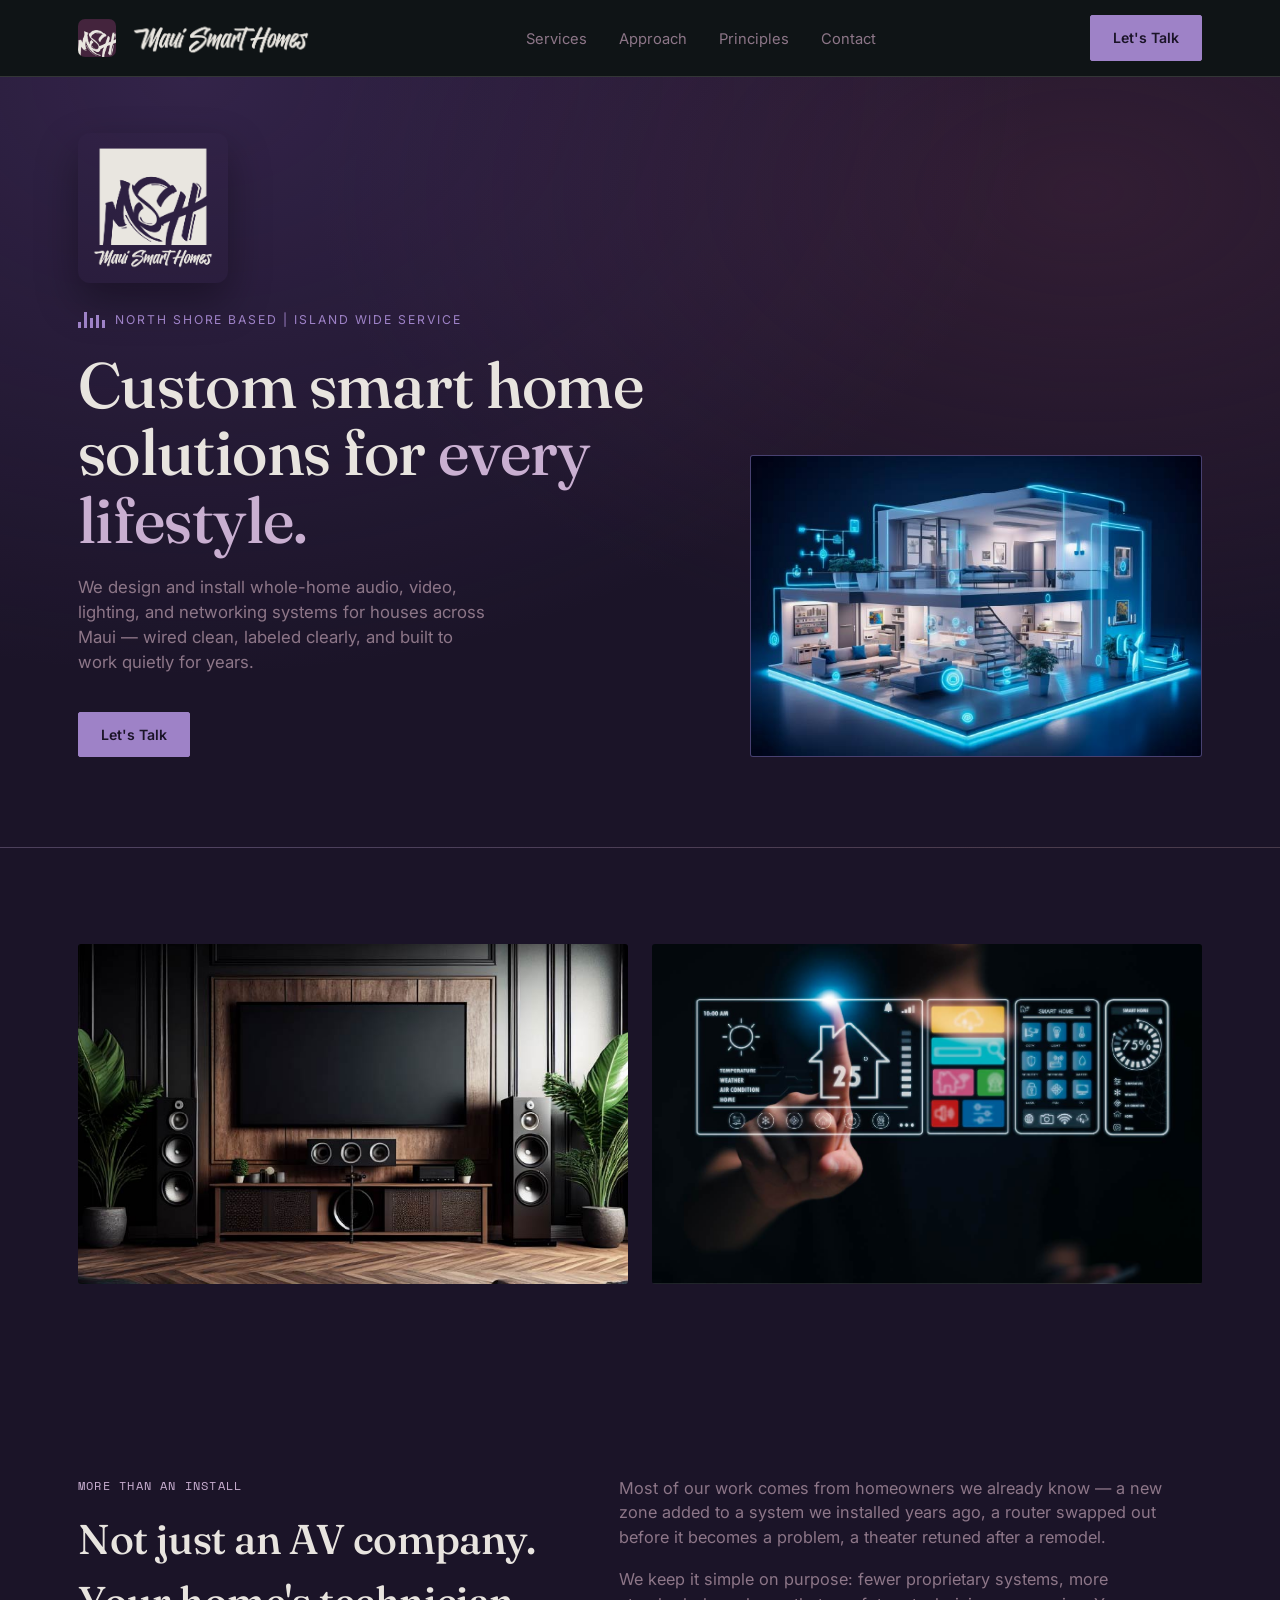
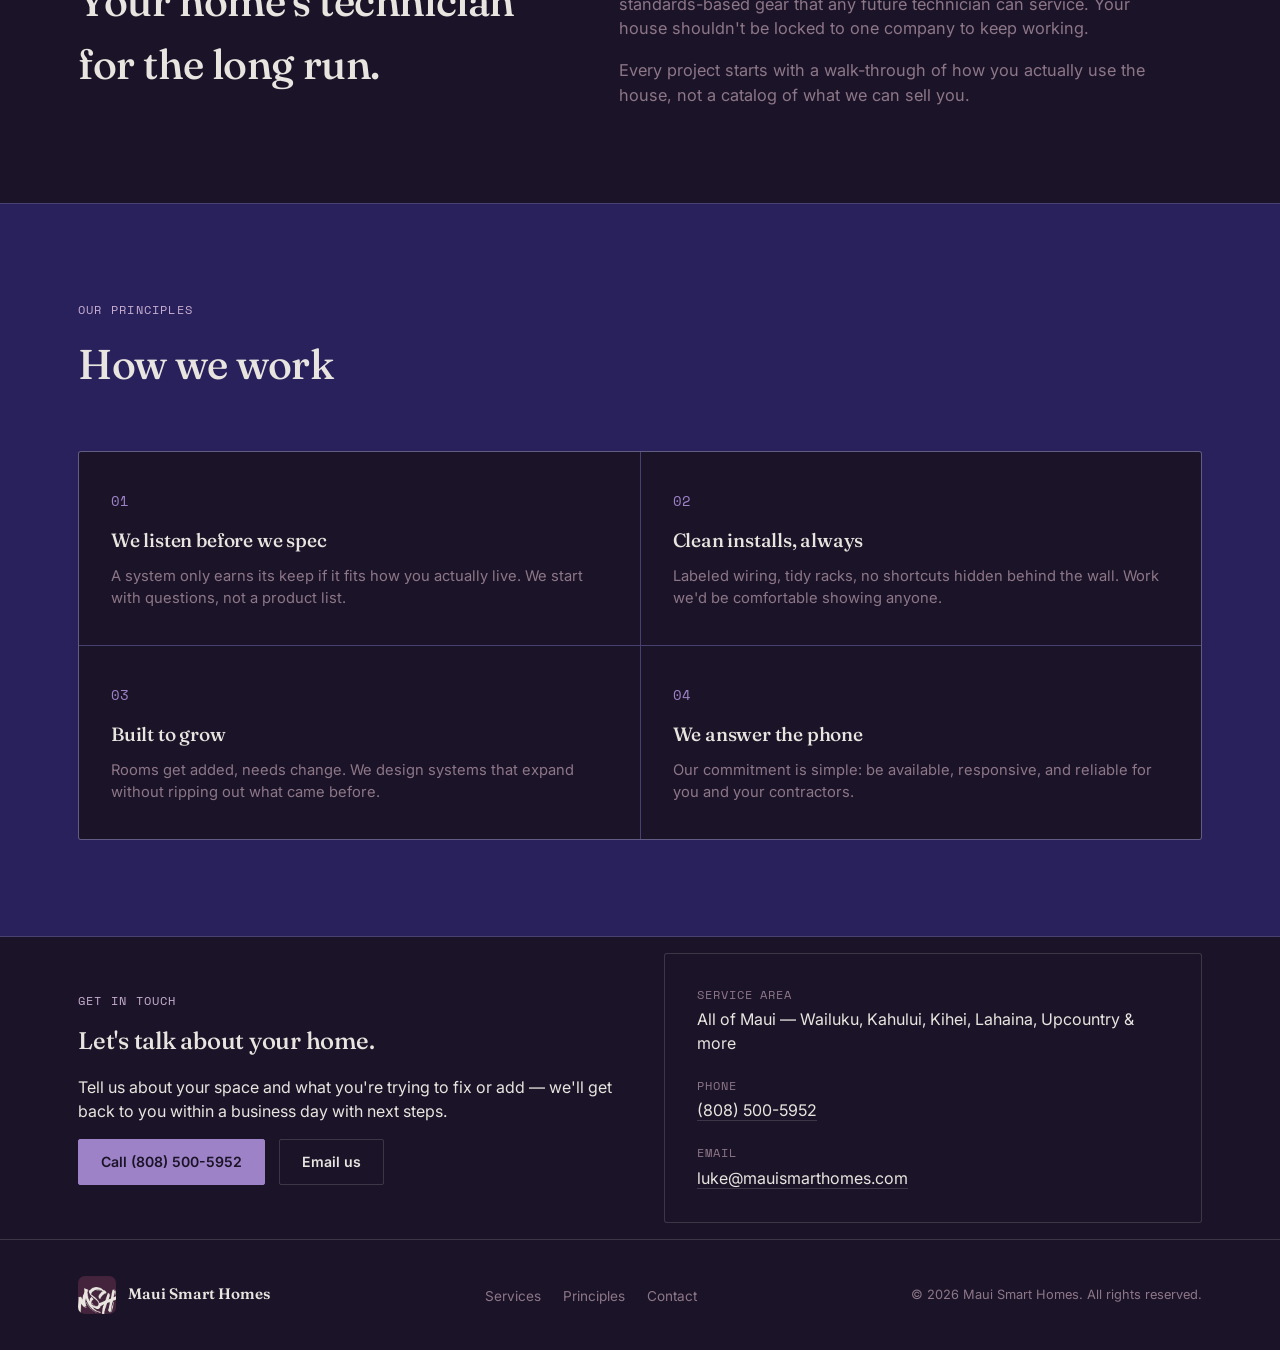
<file: index_2.html>
<!DOCTYPE html>
<html lang="en">
<head>
<meta charset="UTF-8">
<meta name="viewport" content="width=device-width, initial-scale=1, maximum-scale=1">
<title>Maui Smart Homes — Home Automation & AV Integration</title>
<link rel="icon" type="image/png" href="assets/icon.png">
<meta name="description" content="Maui Smart Homes designs and installs whole-home audio, video, lighting, and networking systems across Maui. Clean installs, honest service, built to grow.">
<link rel="preconnect" href="https://fonts.googleapis.com">
<link rel="preconnect" href="https://fonts.gstatic.com" crossorigin>
<link href="https://fonts.googleapis.com/css2?family=Fraunces:opsz,wght@9..144,400;9..144,500;9..144,600&family=Inter:wght@400;500;600&family=Space+Mono:wght@400;700&display=swap" rel="stylesheet">
<style>
  :root{
    --ink:#1B1428;
    --surface:#29215C;
    --surface-2:#45253D;
    --line: rgba(232,228,223,0.16);
    --fog:#8D7688;
    --paper:#E8E4DF;
    --amber:#9E82C7;
    --teal:#C9AFD1;
    --brand-violet:#704A9E;
  }

  *{box-sizing:border-box;}
  html{scroll-behavior:smooth;}
  body{
    margin:0;
    background:var(--ink);
    color:var(--paper);
    font-family:'Inter', sans-serif;
    line-height:1.5;
    -webkit-font-smoothing:antialiased;
  }
  h1,h2,h3{
    font-family:'Fraunces', serif;
    font-weight:500;
    margin:0;
    letter-spacing:-0.01em;
  }
  a{color:inherit;}
  .mono{font-family:'Space Mono', monospace;}
  img{max-width:100%;display:block;}
  :focus-visible{outline:2px solid var(--amber); outline-offset:3px;}

  .wrap{max-width:1180px; margin:0 auto; padding:0 28px;}

  /* ---------- Equalizer signature motif ---------- */
  .eq{display:inline-flex; align-items:flex-end; gap:3px; height:16px;}
  .eq span{
    width:3px; background:var(--amber); display:block;
    animation: eqbeat 1.1s ease-in-out infinite;
  }
  .eq span:nth-child(1){height:40%; animation-delay:-0.9s;}
  .eq span:nth-child(2){height:100%; animation-delay:-0.4s;}
  .eq span:nth-child(3){height:65%; animation-delay:-1.1s;}
  .eq span:nth-child(4){height:85%; animation-delay:-0.2s;}
  .eq span:nth-child(5){height:50%; animation-delay:-0.6s;}
  @keyframes eqbeat{
    0%,100%{transform:scaleY(0.4);}
    50%{transform:scaleY(1);}
  }
  @media (prefers-reduced-motion: reduce){
    .eq span{animation:none; height:70% !important;}
    html{scroll-behavior:auto;}
  }

  .divider{
    display:flex; gap:4px; align-items:flex-end; height:22px; margin:0 auto;
    justify-content:center;
  }
  .divider span{
    width:4px; background:var(--line); border-radius:1px;
  }

  /* ---------- Nav ---------- */
  header{
    position:sticky; top:0; z-index:50;
    background:rgba(14,22,20,0.86);
    backdrop-filter:blur(10px);
    border-bottom:1px solid var(--line);
  }
  nav.wrap{
    display:flex; align-items:center; justify-content:space-between;
    height:76px;
  }
  .logo{
    font-family:'Fraunces', serif; font-size:1.15rem; font-weight:600;
    display:flex; align-items:center; gap:12px;
    text-decoration:none;
    color:var(--paper);
  }
  .logo-mark{
    width:38px; height:38px; border-radius:7px; object-fit:cover;
  }
  .logo-wordmark{
    height:44px; width:auto;
  }
  .nav-links{
    display:flex; align-items:center; gap:32px; list-style:none;
    margin:0; padding:0;
  }
  .nav-links a{
    text-decoration:none; font-size:0.92rem; color:var(--fog);
    transition:color .2s ease;
  }
  .nav-links a:hover{color:var(--paper);}
  .btn{
    display:inline-block;
    font-family:'Inter', sans-serif; font-weight:600; font-size:0.88rem;
    padding:11px 22px; border-radius:2px;
    text-decoration:none;
    border:1px solid var(--amber);
    color:var(--ink);
    background:var(--amber);
    transition:background .2s ease, color .2s ease, transform .15s ease;
  }
  .btn:hover{background:transparent; color:var(--amber); transform:translateY(-1px);}
  .btn-ghost{
    background:transparent; color:var(--paper); border-color:var(--line);
  }
  .btn-ghost:hover{border-color:var(--paper); color:var(--paper); background:transparent;}
  .nav-cta{display:flex; align-items:center; gap:18px;}
  .menu-toggle{
    display:none; background:none; border:1px solid var(--line); color:var(--paper);
    width:42px; height:42px; border-radius:2px; font-size:1.1rem; cursor:pointer;
  }

  /* ---------- Hero ---------- */
  .hero{
    position:relative;
    padding:56px 0 90px;
    overflow:hidden;
    background:
      radial-gradient(ellipse at 15% 0%, rgba(112,74,158,0.28), transparent 55%),
      radial-gradient(ellipse at 85% 15%, rgba(69,37,61,0.55), transparent 50%),
      var(--ink);
    border-bottom:1px solid var(--line);
  }
  .hero-grid{
    display:grid; grid-template-columns:1.15fr 0.85fr; gap:60px; align-items:end;
  }
  .hero-logo{
    width:150px; height:auto; border-radius:12px; margin-bottom:28px;
    box-shadow:0 18px 40px rgba(0,0,0,0.35);
  }
  .eyebrow{
    display:flex; align-items:center; gap:10px;
    text-transform:uppercase; letter-spacing:0.16em; font-size:0.76rem;
    color:var(--amber); margin-bottom:22px;
  }
  .hero h1{
    font-size:clamp(2.4rem, 5vw, 4rem);
    line-height:1.05;
    color:var(--paper);
  }
  .hero h1 em{color:var(--teal); font-style:normal;}
  .hero-copy{
    color:var(--fog); font-size:1.05rem; max-width:38ch; margin-top:22px;
  }
  .hero-actions{display:flex; gap:14px; margin-top:36px; flex-wrap:wrap;}

  .hero-panel{
    background:var(--surface);
    border:1px solid var(--line);
    border-radius:3px;
    padding:26px;
  }
  .hero-panel-image{
    padding:0;
    overflow:hidden;
    line-height:0;
  }
  .hero-panel-img{
    width:100%; height:100%; object-fit:cover; display:block;
    min-height:280px;
  }

  /* ---------- Stats ---------- */
  .stats-grid{
    display:grid; grid-template-columns:1fr 1fr; gap:24px;
  }
  .stat-img{
    width:100%; height:340px; object-fit:cover; display:block;
    border-radius:3px;
  }

  /* ---------- Section shared ---------- */
  section{padding:96px 0;}
  .section-head{max-width:640px; margin-bottom:56px;}
  .kicker{
    font-family:'Space Mono', monospace; font-size:0.76rem; letter-spacing:0.1em;
    text-transform:uppercase; color:var(--teal); margin-bottom:14px; display:block;
  }
  .section-head h2{font-size:clamp(1.8rem, 3.4vw, 2.6rem); color:var(--paper);}

  /* ---------- Relationship section ---------- */
  .relationship{
    display:grid; grid-template-columns:0.9fr 1.1fr; gap:64px; align-items:start;
  }
  .relationship p{color:var(--fog); font-size:1.02rem; margin:0 0 18px; max-width:56ch;}
  .relationship p:last-child{margin-bottom:0;}

  /* ---------- Principles ---------- */
  .principles{background:var(--surface); border-top:1px solid var(--line); border-bottom:1px solid var(--line);}
  .principles-list{
    display:grid; grid-template-columns:repeat(2, 1fr); gap:1px;
    background:var(--line); border:1px solid var(--line); border-radius:3px; overflow:hidden;
  }
  .principle{
    background:var(--ink); padding:36px 32px;
  }
  .principle-num{
    font-family:'Space Mono', monospace; color:var(--amber); font-size:0.85rem;
  }
  .principle h3{font-size:1.2rem; color:var(--paper); margin:14px 0 10px;}
  .principle p{color:var(--fog); font-size:0.92rem; margin:0;}

  /* ---------- Contact / footer ---------- */
  .contact{
    background:var(--surface); border-top:1px solid var(--line);
  }
  .contact-grid{
    display:grid; grid-template-columns:1fr 1fr; gap:48px; align-items:center;
  }
  .contact h2{font-size:clamp(1.8rem,3.2vw,2.4rem); margin-bottom:16px;}
  .contact p{color:var(--fog); max-width:44ch; margin:0 0 28px;}
  .contact-actions{display:flex; gap:14px; flex-wrap:wrap;}
  .contact-detail{
    background:var(--ink); border:1px solid var(--line); border-radius:3px; padding:32px;
  }
  .contact-detail dt{
    font-family:'Space Mono', monospace; font-size:0.72rem; color:var(--fog);
    text-transform:uppercase; letter-spacing:0.08em; margin-bottom:4px;
  }
  .contact-detail dd{margin:0 0 22px; color:var(--paper); font-size:1rem;}
  .contact-detail dd:last-child{margin-bottom:0;}
  .contact-detail a{text-decoration:none; border-bottom:1px solid var(--line);}
  .contact-detail a:hover{border-color:var(--amber); color:var(--amber);}

  footer{
    border-top:1px solid var(--line); padding:36px 0;
  }
  .footer-grid{
    display:flex; justify-content:space-between; align-items:center; flex-wrap:wrap; gap:16px;
  }
  .footer-grid .logo{font-size:0.95rem;}
  .footer-links{display:flex; gap:22px; list-style:none; padding:0; margin:0;}
  .footer-links a{color:var(--fog); text-decoration:none; font-size:0.85rem;}
  .footer-links a:hover{color:var(--paper);}
  .copyright{color:var(--fog); font-size:0.8rem;}

  /* ---------- Responsive ---------- */
  @media (max-width: 880px){
    .nav-links{display:none;}
    .menu-toggle{display:block;}
    .hero-grid{grid-template-columns:1fr;}
    .hero-panel{order:-1;}
    .stats-grid{grid-template-columns:1fr;}
    .stat-img{height:220px;}
    .relationship{grid-template-columns:1fr;}
    .principles-list{grid-template-columns:1fr;}
    .contact-grid{grid-template-columns:1fr;}
    section{padding:64px 0;}
  }
</style>
</head>
<body>

<header>
  <nav class="wrap">
    <a href="#top" class="logo">
      <img src="assets/icon.png" alt="" class="logo-mark" aria-hidden="true">
      <img src="assets/wordmark.png" alt="Maui Smart Homes" class="logo-wordmark">
    </a>
    <ul class="nav-links">
      <li><a href="#services">Services</a></li>
      <li><a href="#approach">Approach</a></li>
      <li><a href="#principles">Principles</a></li>
      <li><a href="#contact">Contact</a></li>
    </ul>
    <div class="nav-cta">
      <a href="#contact" class="btn">Let's Talk</a>
      <button class="menu-toggle" id="menuToggle" aria-label="Toggle menu" aria-expanded="false">☰</button>
    </div>
  </nav>
</header>

<main id="top">

  <section class="hero" id="services">
    <div class="wrap hero-grid">
      <div>
        <img src="assets/logo.png" alt="Maui Smart Homes" class="hero-logo">
        <div class="eyebrow">
          <span class="eq" aria-hidden="true"><span></span><span></span><span></span><span></span><span></span></span>
          North Shore based | Island wide service
        </div>
        <h1>Custom smart home solutions for <em>every lifestyle.</em></h1>
        <p class="hero-copy">We design and install whole-home audio, video, lighting, and networking systems for houses across Maui — wired clean, labeled clearly, and built to work quietly for years.</p>
        <div class="hero-actions">
          <a href="#contact" class="btn">Let's Talk</a>
        </div>
      </div>
      <div class="hero-panel hero-panel-image">
        <img src="assets/smart_home_3.jpg" alt="Isometric illustration of a connected smart home" class="hero-panel-img">
      </div>
    </div>
  </section>

  <section class="stats">
    <div class="wrap stats-grid">
      <img src="assets/home_tv.jpg" alt="Home theater installation with in-wall speakers and wood paneling" class="stat-img">
      <img src="assets/smart_home_2.jpg" alt="Person controlling smart home settings on a touchscreen interface" class="stat-img">
    </div>
  </section>

  <section id="approach">
    <div class="wrap relationship">
      <div class="section-head" style="margin-bottom:0;">
        <span class="kicker">More than an install</span>
        <h2>Not just an AV company. Your home's technician for the long run.</h2>
      </div>
      <div>
        <p>Most of our work comes from homeowners we already know — a new zone added to a system we installed years ago, a router swapped out before it becomes a problem, a theater retuned after a remodel.</p>
        <p>We keep it simple on purpose: fewer proprietary systems, more standards-based gear that any future technician can service. Your house shouldn't be locked to one company to keep working.</p>
        <p>Every project starts with a walk-through of how you actually use the house, not a catalog of what we can sell you.</p>
      </div>
    </div>
  </section>

  <section class="principles" id="principles">
    <div class="wrap">
      <div class="section-head">
        <span class="kicker">Our principles</span>
        <h2>How we work</h2>
      </div>
      <div class="principles-list">
        <div class="principle">
          <span class="principle-num mono">01</span>
          <h3>We listen before we spec</h3>
          <p>A system only earns its keep if it fits how you actually live. We start with questions, not a product list.</p>
        </div>
        <div class="principle">
          <span class="principle-num mono">02</span>
          <h3>Clean installs, always</h3>
          <p>Labeled wiring, tidy racks, no shortcuts hidden behind the wall. Work we'd be comfortable showing anyone.</p>
        </div>
        <div class="principle">
          <span class="principle-num mono">03</span>
          <h3>Built to grow</h3>
          <p>Rooms get added, needs change. We design systems that expand without ripping out what came before.</p>
        </div>
        <div class="principle">
          <span class="principle-num mono">04</span>
          <h3>We answer the phone</h3>
          <p>Our commitment is simple: be available, responsive, and reliable for you and your contractors.</p>
        </div>
      </div>
    </div>
  </section>


    <div class="wrap contact-grid">
      <div>
        <span class="kicker">Get in touch</span>
        <h2>Let's talk about your home.</h2>
        <p>Tell us about your space and what you're trying to fix or add — we'll get back to you within a business day with next steps.</p>
        <div class="contact-actions">
          <a href="tel:+18085005952" class="btn">Call (808) 500-5952</a>
          <a href="mailto:luke@mauismarthomes.com" class="btn btn-ghost">Email us</a>
        </div>
      </div>
      <dl class="contact-detail">
        <dt>Service area</dt>
        <dd>All of Maui — Wailuku, Kahului, Kihei, Lahaina, Upcountry &amp; more</dd>
        <dt>Phone</dt>
        <dd><a href="tel:+18085005952">(808) 500-5952</a></dd>
        <dt>Email</dt>
        <dd><a href="mailto:luke@mauismarthomes.com">luke@mauismarthomes.com</a></dd>
      </dl>
    </div>
  </section>

</main>

<footer>
  <div class="wrap footer-grid">
    <a href="#top" class="logo">
      <img src="assets/icon.png" alt="" class="logo-mark" aria-hidden="true">
      Maui Smart Homes
    </a>
    <ul class="footer-links">
      <li><a href="#services">Services</a></li>
      <li><a href="#principles">Principles</a></li>
      <li><a href="#contact">Contact</a></li>
    </ul>
    <span class="copyright">© 2026 Maui Smart Homes. All rights reserved.</span>
  </div>
</footer>

<script>
  const toggle = document.getElementById('menuToggle');
  const navLinks = document.querySelector('.nav-links');
  toggle.addEventListener('click', () => {
    const isOpen = navLinks.style.display === 'flex';
    navLinks.style.display = isOpen ? 'none' : 'flex';
    navLinks.style.flexDirection = 'column';
    navLinks.style.position = 'absolute';
    navLinks.style.top = '76px';
    navLinks.style.left = '0';
    navLinks.style.right = '0';
    navLinks.style.background = '#152622';
    navLinks.style.padding = '20px 28px';
    navLinks.style.borderBottom = '1px solid rgba(241,239,230,0.14)';
    navLinks.style.gap = '18px';
    toggle.setAttribute('aria-expanded', String(!isOpen));
  });
</script>

</body>
</html>
</file>
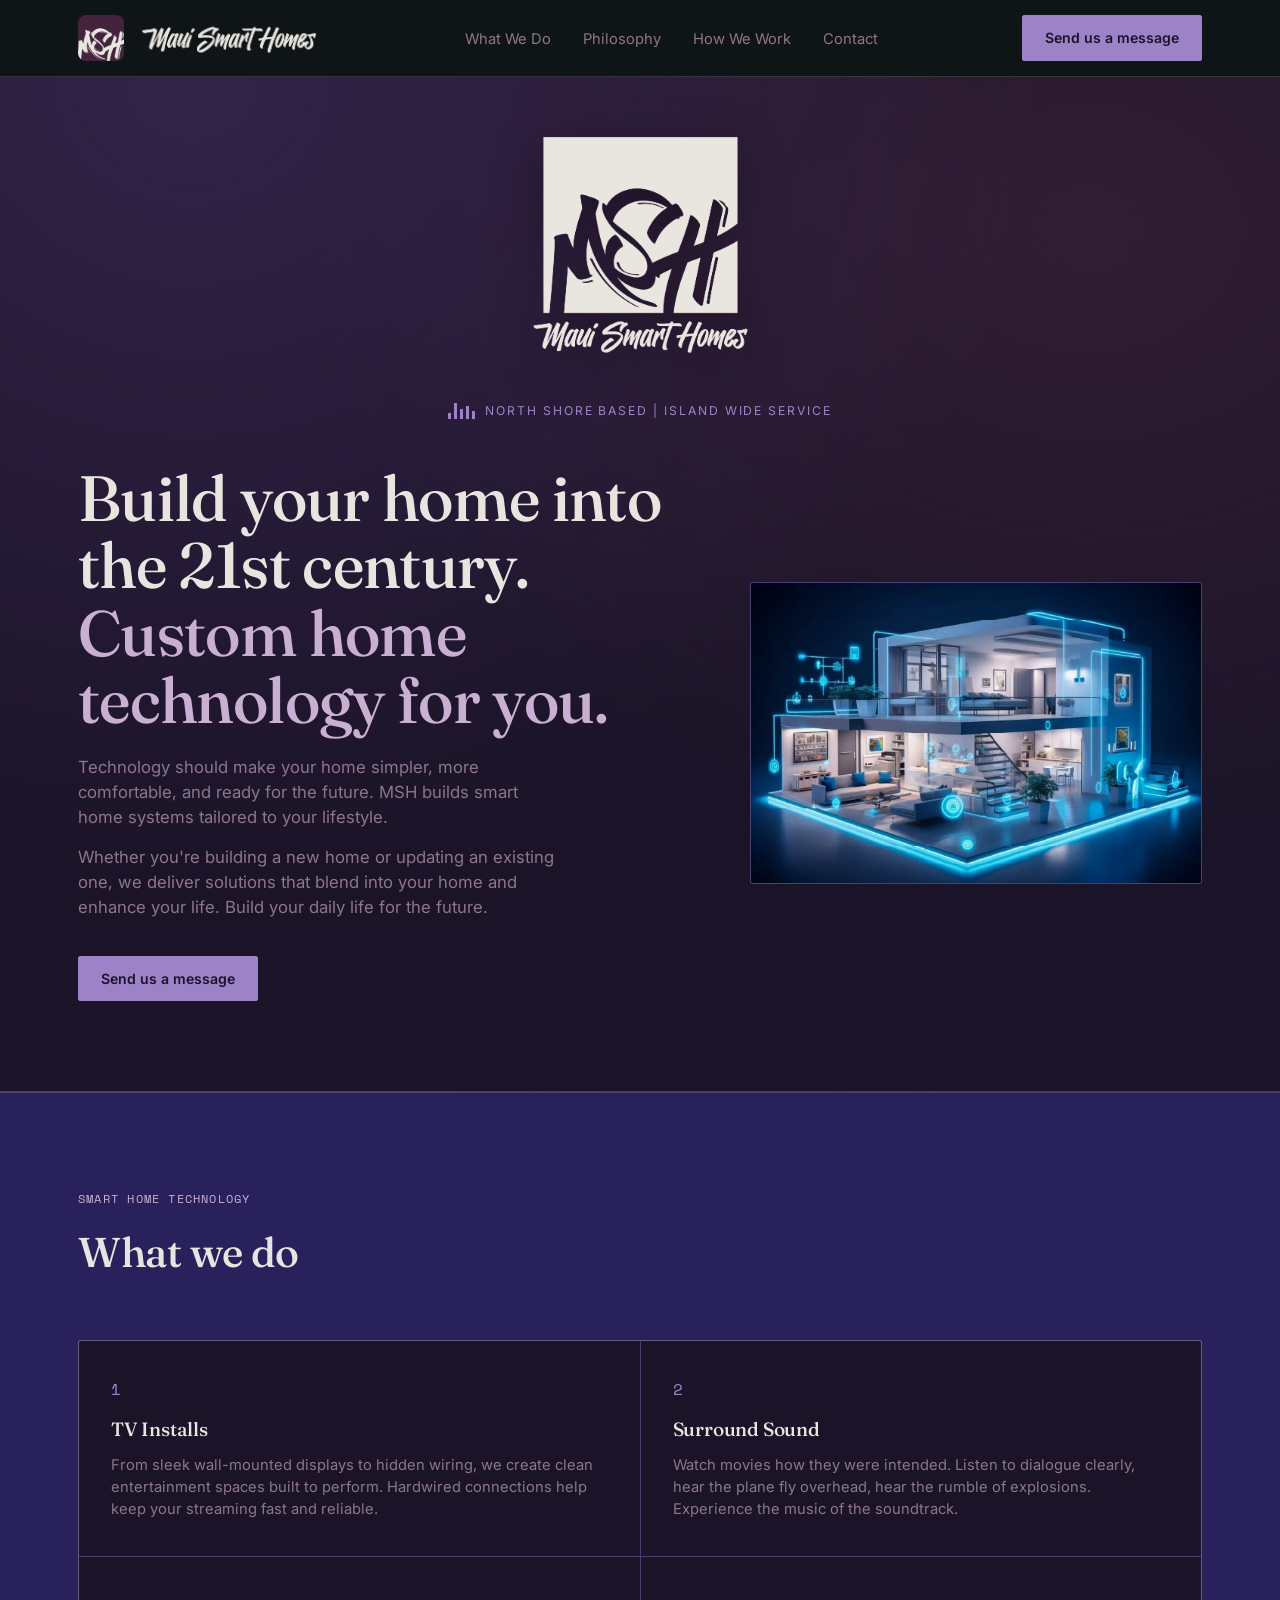
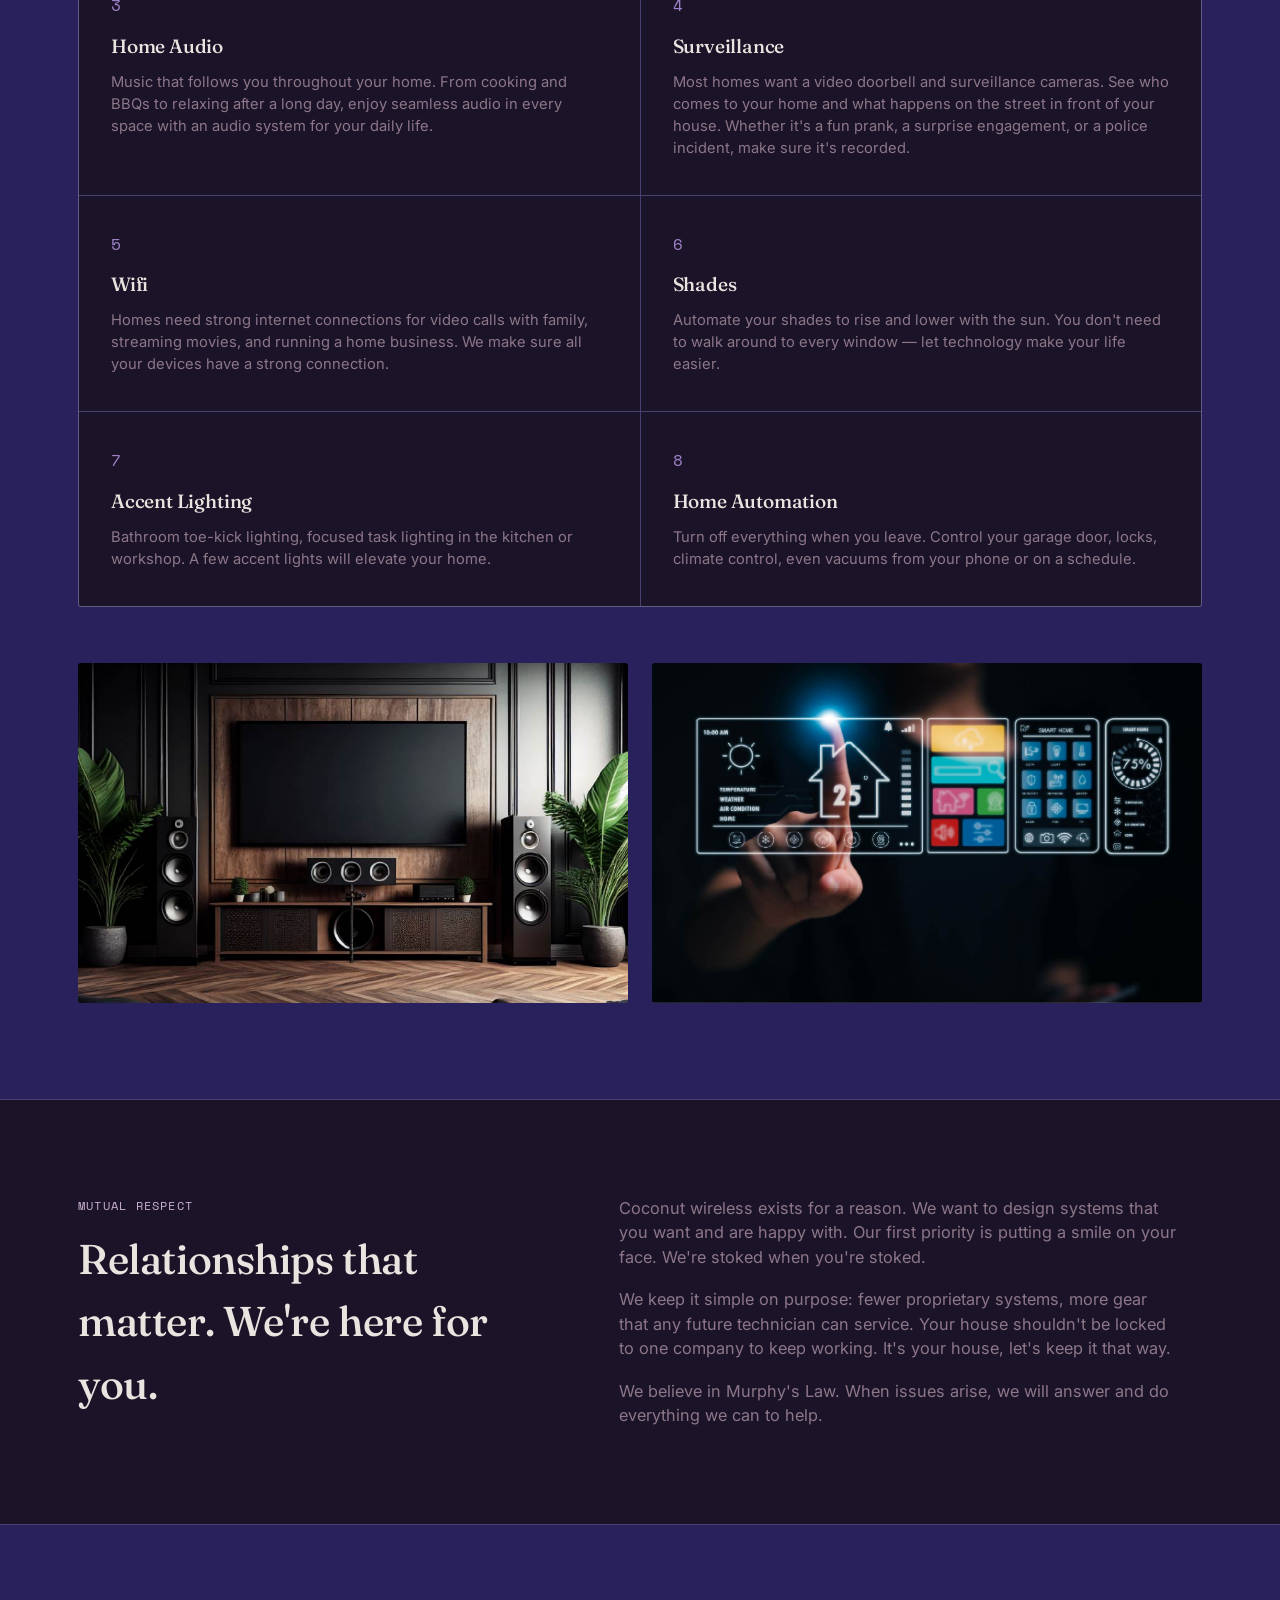
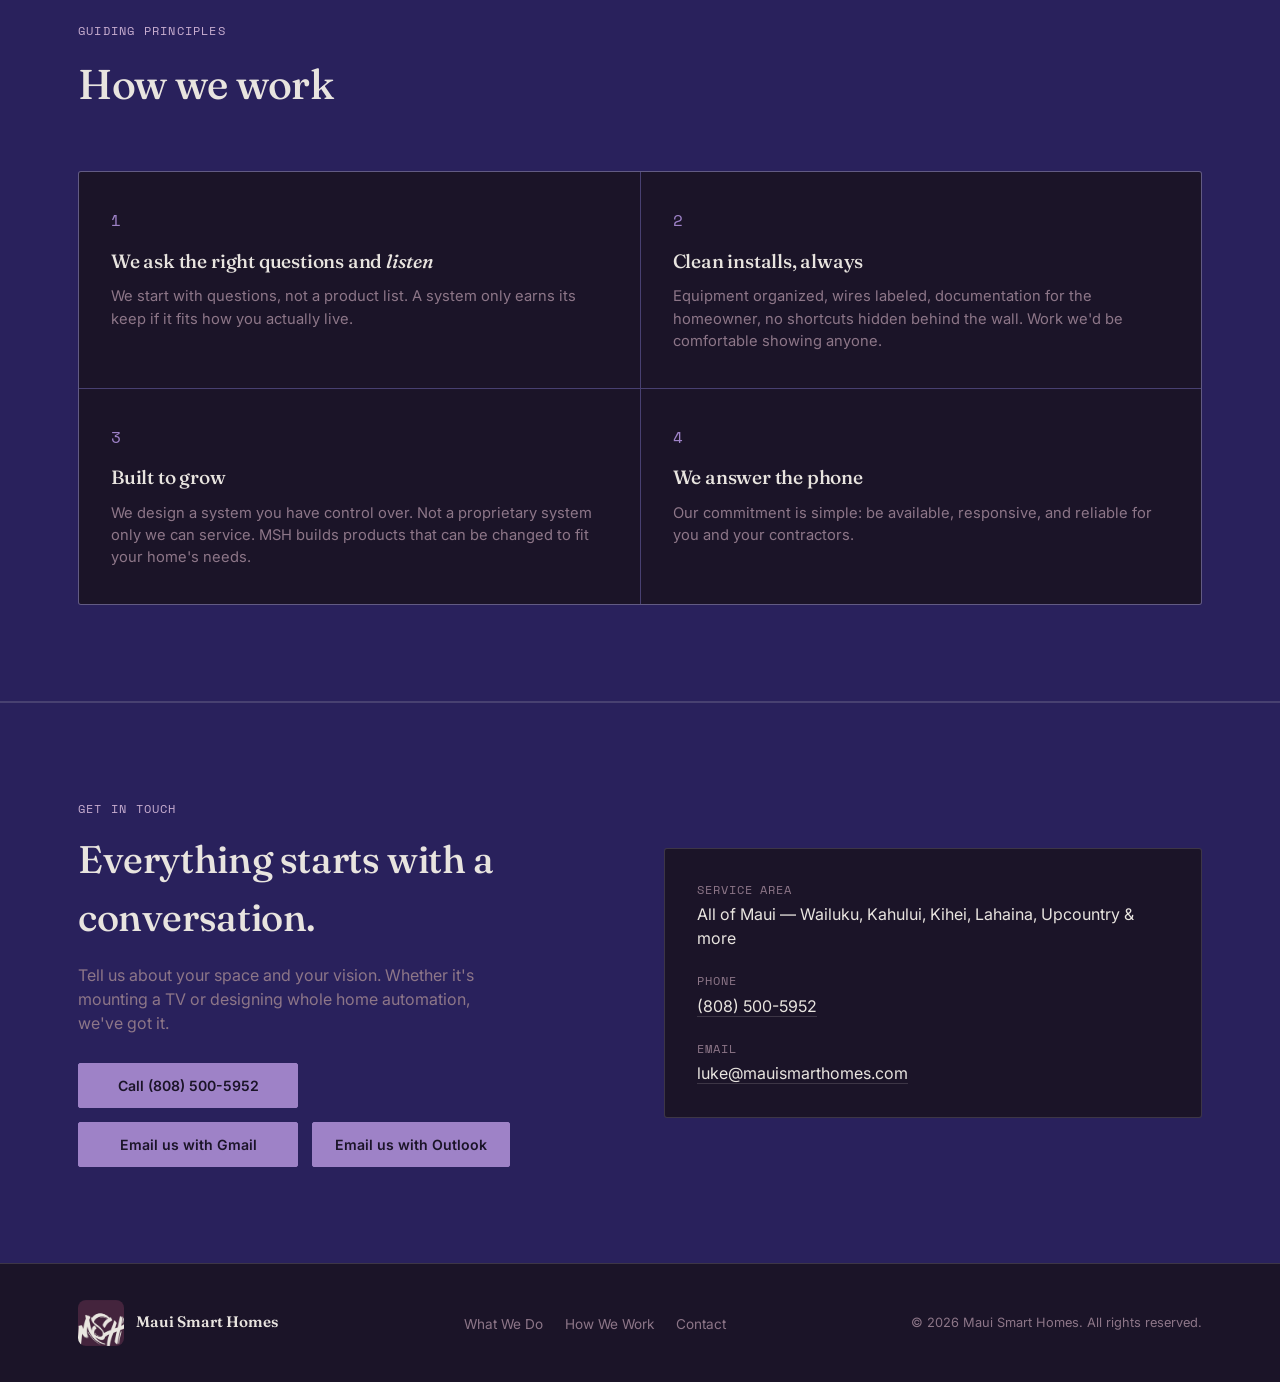
<file: index_7.html>
<!DOCTYPE html>
<html lang="en">
<head>
<meta charset="UTF-8">
<meta name="viewport" content="width=device-width, initial-scale=1, maximum-scale=1">
<title>Maui Smart Homes — Home Automation & AV Integration</title>
<link rel="icon" type="image/png" href="assets/icon.png">
<meta name="description" content="Maui Smart Homes designs and installs whole-home audio, video, lighting, and networking systems across Maui. Clean installs, honest service, built to grow.">
<link rel="preconnect" href="https://fonts.googleapis.com">
<link rel="preconnect" href="https://fonts.gstatic.com" crossorigin>
<link href="https://fonts.googleapis.com/css2?family=Fraunces:opsz,wght@9..144,400;9..144,500;9..144,600&family=Inter:wght@400;500;600&family=Space+Mono:wght@400;700&display=swap" rel="stylesheet">
<style>
  :root{
    --ink:#1B1428;
    --surface:#29215C;
    --surface-2:#45253D;
    --line: rgba(232,228,223,0.16);
    --fog:#8D7688;
    --paper:#E8E4DF;
    --amber:#9E82C7;
    --teal:#C9AFD1;
    --brand-violet:#704A9E;
  }

  *{box-sizing:border-box;}
  html{scroll-behavior:smooth;}
  body{
    margin:0;
    background:var(--ink);
    color:var(--paper);
    font-family:'Inter', sans-serif;
    line-height:1.5;
    -webkit-font-smoothing:antialiased;
  }
  h1,h2,h3{
    font-family:'Fraunces', serif;
    font-weight:500;
    margin:0;
    letter-spacing:-0.01em;
  }
  a{color:inherit;}
  .mono{font-family:'Space Mono', monospace;}
  img{max-width:100%;display:block;}
  :focus-visible{outline:2px solid var(--amber); outline-offset:3px;}

  .wrap{max-width:1180px; margin:0 auto; padding:0 28px;}

  /* ---------- Equalizer signature motif ---------- */
  .eq{display:inline-flex; align-items:flex-end; gap:3px; height:16px;}
  .eq span{
    width:3px; background:var(--amber); display:block;
    animation: eqbeat 1.1s ease-in-out infinite;
  }
  .eq span:nth-child(1){height:40%; animation-delay:-0.9s;}
  .eq span:nth-child(2){height:100%; animation-delay:-0.4s;}
  .eq span:nth-child(3){height:65%; animation-delay:-1.1s;}
  .eq span:nth-child(4){height:85%; animation-delay:-0.2s;}
  .eq span:nth-child(5){height:50%; animation-delay:-0.6s;}
  @keyframes eqbeat{
    0%,100%{transform:scaleY(0.4);}
    50%{transform:scaleY(1);}
  }
  @media (prefers-reduced-motion: reduce){
    .eq span{animation:none; height:70% !important;}
    html{scroll-behavior:auto;}
  }

  .divider{
    display:flex; gap:4px; align-items:flex-end; height:22px; margin:0 auto;
    justify-content:center;
  }
  .divider span{
    width:4px; background:var(--line); border-radius:1px;
  }

  /* ---------- Nav ---------- */
  header{
    position:sticky; top:0; z-index:50;
    background:rgba(14,22,20,0.86);
    backdrop-filter:blur(10px);
    border-bottom:1px solid var(--line);
  }
  nav.wrap{
    display:flex; align-items:center; justify-content:space-between;
    height:76px;
  }
  .logo{
    font-family:'Fraunces', serif; font-size:1.15rem; font-weight:600;
    display:flex; align-items:center; gap:12px;
    text-decoration:none;
    color:var(--paper);
  }
  .logo-mark{
    width:46px; height:46px; border-radius:8px; object-fit:cover;
  }
  .logo-wordmark{
    height:44px; width:auto;
  }
  .nav-links{
    display:flex; align-items:center; gap:32px; list-style:none;
    margin:0; padding:0;
  }
  .nav-links a{
    text-decoration:none; font-size:0.92rem; color:var(--fog);
    transition:color .2s ease;
  }
  .nav-links a:hover{color:var(--paper);}
  .btn{
    display:inline-block;
    font-family:'Inter', sans-serif; font-weight:600; font-size:0.88rem;
    padding:11px 22px; border-radius:2px;
    text-decoration:none;
    border:1px solid var(--amber);
    color:var(--ink);
    background:var(--amber);
    transition:background .2s ease, color .2s ease, transform .15s ease;
  }
  .btn:hover{background:transparent; color:var(--amber); transform:translateY(-1px);}
  .btn-ghost{
    background:transparent; color:var(--paper); border-color:var(--line);
  }
  .btn-ghost:hover{border-color:var(--paper); color:var(--paper); background:transparent;}
  .nav-cta{display:flex; align-items:center; gap:18px;}
  .menu-toggle{
    display:none; background:none; border:1px solid var(--line); color:var(--paper);
    width:42px; height:42px; border-radius:2px; font-size:1.1rem; cursor:pointer;
  }

  /* ---------- Hero ---------- */
  .hero{
    position:relative;
    padding:32px 0 90px;
    overflow:hidden;
    background:
      radial-gradient(ellipse at 15% 0%, rgba(112,74,158,0.28), transparent 55%),
      radial-gradient(ellipse at 85% 15%, rgba(69,37,61,0.55), transparent 50%),
      var(--ink);
    border-bottom:1px solid var(--line);
  }
  .hero-brand{
    text-align:center;
    margin-bottom:44px;
  }
  .hero-grid{
    display:grid; grid-template-columns:1.15fr 0.85fr; gap:60px; align-items:center;
  }
  .hero-logo{
    display:block;
    width:273px; height:auto;
    margin:0 auto 20px;
    filter:drop-shadow(0 12px 24px rgba(0,0,0,0.35));
  }
  .eyebrow{
    display:flex; align-items:center; justify-content:center; gap:10px;
    text-transform:uppercase; letter-spacing:0.16em; font-size:0.76rem;
    color:var(--amber); margin-bottom:0;
  }
  .hero h1{
    font-size:clamp(2.4rem, 5vw, 4rem);
    line-height:1.05;
    color:var(--paper);
  }
  .hero h1 em{color:var(--teal); font-style:normal;}
  .hero-copy{
    color:var(--fog); font-size:1.05rem; max-width:44ch; margin-top:22px;
  }
  .hero-copy p{margin:0 0 14px;}
  .hero-copy p:last-child{margin-bottom:0;}
  .hero-actions{display:flex; gap:14px; margin-top:36px; flex-wrap:wrap;}

  .hero-panel{
    background:var(--surface);
    border:1px solid var(--line);
    border-radius:3px;
    padding:26px;
  }
  .hero-panel-image{
    padding:0;
    overflow:hidden;
    line-height:0;
  }
  .hero-panel-img{
    width:100%; height:100%; object-fit:cover; display:block;
    min-height:280px;
  }

  /* ---------- Stats ---------- */
  .stats-grid{
    display:grid; grid-template-columns:1fr 1fr; gap:24px;
  }
  .stat-img{
    width:100%; height:340px; object-fit:cover; display:block;
    border-radius:3px;
  }

  /* ---------- Section shared ---------- */
  section{padding:96px 0;}
  .section-head{max-width:640px; margin-bottom:56px;}
  .kicker{
    font-family:'Space Mono', monospace; font-size:0.76rem; letter-spacing:0.1em;
    text-transform:uppercase; color:var(--teal); margin-bottom:14px; display:block;
  }
  .section-head h2{font-size:clamp(1.8rem, 3.4vw, 2.6rem); color:var(--paper);}

  /* ---------- Relationship section ---------- */
  .relationship{
    display:grid; grid-template-columns:0.9fr 1.1fr; gap:64px; align-items:start;
  }
  .relationship p{color:var(--fog); font-size:1.02rem; margin:0 0 18px; max-width:56ch;}
  .relationship p:last-child{margin-bottom:0;}

  /* ---------- Principles ---------- */
  .principles{background:var(--surface); border-top:1px solid var(--line); border-bottom:1px solid var(--line);}
  .principles-list{
    display:grid; grid-template-columns:repeat(2, 1fr); gap:1px;
    background:var(--line); border:1px solid var(--line); border-radius:3px; overflow:hidden;
  }
  .principle{
    background:var(--ink); padding:36px 32px;
  }
  .principle-num{
    font-family:'Space Mono', monospace; color:var(--amber); font-size:1.02rem;
  }
  .principle h3{font-size:1.2rem; color:var(--paper); margin:14px 0 10px;}
  .principle p{color:var(--fog); font-size:0.92rem; margin:0;}

  /* ---------- Contact / footer ---------- */
  .contact{
    background:var(--surface); border-top:1px solid var(--line);
  }
  .contact-grid{
    display:grid; grid-template-columns:1fr 1fr; gap:48px; align-items:center;
  }
  .contact h2{font-size:clamp(1.8rem,3.2vw,2.4rem); margin-bottom:16px;}
  .contact p{color:var(--fog); max-width:44ch; margin:0 0 28px;}
  .contact-actions{display:flex; gap:14px; flex-wrap:wrap;}
  .contact-detail{
    background:var(--ink); border:1px solid var(--line); border-radius:3px; padding:32px;
  }
  .contact-detail dt{
    font-family:'Space Mono', monospace; font-size:0.72rem; color:var(--fog);
    text-transform:uppercase; letter-spacing:0.08em; margin-bottom:4px;
  }
  .contact-detail dd{margin:0 0 22px; color:var(--paper); font-size:1rem;}
  .contact-detail dd:last-child{margin-bottom:0;}
  .contact-detail a{text-decoration:none; border-bottom:1px solid var(--line);}
  .contact-detail a:hover{border-color:var(--amber); color:var(--amber);}

  footer{
    border-top:1px solid var(--line); padding:36px 0;
  }
  .footer-grid{
    display:flex; justify-content:space-between; align-items:center; flex-wrap:wrap; gap:16px;
  }
  .footer-grid .logo{font-size:0.95rem;}
  .footer-links{display:flex; gap:22px; list-style:none; padding:0; margin:0;}
  .footer-links a{color:var(--fog); text-decoration:none; font-size:0.85rem;}
  .footer-links a:hover{color:var(--paper);}
  .copyright{color:var(--fog); font-size:0.8rem;}

  /* ---------- Responsive ---------- */
  @media (max-width: 880px){
    .nav-links{display:none;}
    .menu-toggle{display:block;}
    .hero-grid{grid-template-columns:1fr;}
    .hero-panel{order:-1;}
    .stats-grid{grid-template-columns:1fr;}
    .stat-img{height:220px;}
    .relationship{grid-template-columns:1fr;}
    .principles-list{grid-template-columns:1fr;}
    .contact-grid{grid-template-columns:1fr;}
    section{padding:64px 0;}
  }
</style>
</head>
<body>

<header>
  <nav class="wrap">
    <a href="#top" class="logo">
      <img src="assets/icon.png" alt="" class="logo-mark" aria-hidden="true">
      <img src="assets/wordmark.png" alt="Maui Smart Homes" class="logo-wordmark">
    </a>
    <ul class="nav-links">
      <li><a href="#services">What We Do</a></li>
      <li><a href="#approach">Philosophy</a></li>
      <li><a href="#principles">How We Work</a></li>
      <li><a href="#contact">Contact</a></li>
    </ul>
    <div class="nav-cta">
      <a href="https://mail.google.com/mail/?view=cm&fs=1&to=luke@mauismarthomes.com" target="_blank" rel="noopener" class="btn">Send us a message</a>
      <button class="menu-toggle" id="menuToggle" aria-label="Toggle menu" aria-expanded="false">☰</button>
    </div>
  </nav>
</header>

<main id="top">

  <section class="hero">
    <div class="wrap hero-brand">
      <img src="assets/logo.png" alt="Maui Smart Homes" class="hero-logo">
      <div class="eyebrow">
        <span class="eq" aria-hidden="true"><span></span><span></span><span></span><span></span><span></span></span>
        North Shore based | Island wide service
      </div>
    </div>
    <div class="wrap hero-grid">
      <div>
        <h1>Build your home into the 21st century. <em>Custom home technology for you.</em></h1>
        <div class="hero-copy">
          <p>Technology should make your home simpler, more comfortable, and ready for the future. MSH builds smart home systems tailored to your lifestyle.</p>
          <p>Whether you're building a new home or updating an existing one, we deliver solutions that blend into your home and enhance your life. Build your daily life for the future.</p>
        </div>
        <div class="hero-actions">
          <a href="https://mail.google.com/mail/?view=cm&fs=1&to=luke@mauismarthomes.com" target="_blank" rel="noopener" class="btn">Send us a message</a>
        </div>
      </div>
      <div class="hero-panel hero-panel-image">
        <img src="assets/smart_home_3.jpg" alt="Isometric illustration of a connected smart home" class="hero-panel-img">
      </div>
    </div>
  </section>

  <section class="principles" id="services">
    <div class="wrap">
      <div class="section-head">
        <span class="kicker">Smart Home Technology</span>
        <h2>What we do</h2>
      </div>
      <div class="principles-list">
        <div class="principle">
          <span class="principle-num mono">1</span>
          <h3>TV Installs</h3>
          <p>From sleek wall-mounted displays to hidden wiring, we create clean entertainment spaces built to perform. Hardwired connections help keep your streaming fast and reliable.</p>
        </div>
        <div class="principle">
          <span class="principle-num mono">2</span>
          <h3>Surround Sound</h3>
          <p>Watch movies how they were intended. Listen to dialogue clearly, hear the plane fly overhead, hear the rumble of explosions. Experience the music of the soundtrack.</p>
        </div>
        <div class="principle">
          <span class="principle-num mono">3</span>
          <h3>Home Audio</h3>
          <p>Music that follows you throughout your home. From cooking and BBQs to relaxing after a long day, enjoy seamless audio in every space with an audio system for your daily life.</p>
        </div>
        <div class="principle">
          <span class="principle-num mono">4</span>
          <h3>Surveillance</h3>
          <p>Most homes want a video doorbell and surveillance cameras. See who comes to your home and what happens on the street in front of your house. Whether it's a fun prank, a surprise engagement, or a police incident, make sure it's recorded.</p>
        </div>
        <div class="principle">
          <span class="principle-num mono">5</span>
          <h3>Wifi</h3>
          <p>Homes need strong internet connections for video calls with family, streaming movies, and running a home business. We make sure all your devices have a strong connection.</p>
        </div>
        <div class="principle">
          <span class="principle-num mono">6</span>
          <h3>Shades</h3>
          <p>Automate your shades to rise and lower with the sun. You don't need to walk around to every window — let technology make your life easier.</p>
        </div>
        <div class="principle">
          <span class="principle-num mono">7</span>
          <h3>Accent Lighting</h3>
          <p>Bathroom toe-kick lighting, focused task lighting in the kitchen or workshop. A few accent lights will elevate your home.</p>
        </div>
        <div class="principle">
          <span class="principle-num mono">8</span>
          <h3>Home Automation</h3>
          <p>Turn off everything when you leave. Control your garage door, locks, climate control, even vacuums from your phone or on a schedule.</p>
        </div>
      </div>
      <div class="stats-grid" style="margin-top:56px;">
        <img src="assets/home_tv.jpg" alt="Home theater installation with in-wall speakers and wood paneling" class="stat-img">
        <img src="assets/smart_home_2.jpg" alt="Person controlling smart home settings on a touchscreen interface" class="stat-img">
      </div>
    </div>
  </section>

  <section id="approach" style="scroll-margin-top:160px;">
    <div class="wrap relationship">
      <div class="section-head" style="margin-bottom:0;">
        <span class="kicker">Mutual respect</span>
        <h2>Relationships that matter. We're here for you.</h2>
      </div>
      <div>
        <p>Coconut wireless exists for a reason. We want to design systems that you want and are happy with. Our first priority is putting a smile on your face. We're stoked when you're stoked.</p>
        <p>We keep it simple on purpose: fewer proprietary systems, more gear that any future technician can service. Your house shouldn't be locked to one company to keep working. It's your house, let's keep it that way.</p>
        <p>We believe in Murphy's Law. When issues arise, we will answer and do everything we can to help.</p>
      </div>
    </div>
  </section>

  <section class="principles" id="principles">
    <div class="wrap">
      <div class="section-head">
        <span class="kicker">Guiding Principles</span>
        <h2>How we work</h2>
      </div>
      <div class="principles-list">
        <div class="principle">
          <span class="principle-num mono">1</span>
          <h3>We ask the right questions and <em>listen</em></h3>
          <p>We start with questions, not a product list. A system only earns its keep if it fits how you actually live.</p>
        </div>
        <div class="principle">
          <span class="principle-num mono">2</span>
          <h3>Clean installs, always</h3>
          <p>Equipment organized, wires labeled, documentation for the homeowner, no shortcuts hidden behind the wall. Work we'd be comfortable showing anyone.</p>
        </div>
        <div class="principle">
          <span class="principle-num mono">3</span>
          <h3>Built to grow</h3>
          <p>We design a system you have control over. Not a proprietary system only we can service. MSH builds products that can be changed to fit your home's needs.</p>
        </div>
        <div class="principle">
          <span class="principle-num mono">4</span>
          <h3>We answer the phone</h3>
          <p>Our commitment is simple: be available, responsive, and reliable for you and your contractors.</p>
        </div>
      </div>
    </div>
  </section>

  <section class="contact" id="contact">
    <div class="wrap contact-grid">
      <div>
        <span class="kicker">Get in touch</span>
        <h2>Everything starts with a conversation.</h2>
        <p>Tell us about your space and your vision. Whether it's mounting a TV or designing whole home automation, we've got it.</p>
        <div class="contact-actions">
          <a href="tel:+18085005952" class="btn" style="min-width:220px; text-align:center;">Call (808) 500-5952</a>
        </div>
        <div class="contact-actions" style="margin-top:14px;">
          <a href="https://mail.google.com/mail/?view=cm&fs=1&to=luke@mauismarthomes.com" target="_blank" rel="noopener" class="btn" style="min-width:220px; text-align:center;">Email us with Gmail</a>
          <a href="mailto:luke@mauismarthomes.com" class="btn">Email us with Outlook</a>
        </div>
      </div>
      <dl class="contact-detail">
        <dt>Service area</dt>
        <dd>All of Maui — Wailuku, Kahului, Kihei, Lahaina, Upcountry &amp; more</dd>
        <dt>Phone</dt>
        <dd><a href="tel:+18085005952">(808) 500-5952</a></dd>
        <dt>Email</dt>
        <dd><a href="https://mail.google.com/mail/?view=cm&fs=1&to=luke@mauismarthomes.com" target="_blank" rel="noopener">luke@mauismarthomes.com</a></dd>
      </dl>
    </div>
  </section>

</main>

<footer>
  <div class="wrap footer-grid">
    <a href="#top" class="logo">
      <img src="assets/icon.png" alt="" class="logo-mark" aria-hidden="true">
      Maui Smart Homes
    </a>
    <ul class="footer-links">
      <li><a href="#services">What We Do</a></li>
      <li><a href="#principles">How We Work</a></li>
      <li><a href="#contact">Contact</a></li>
    </ul>
    <span class="copyright">© 2026 Maui Smart Homes. All rights reserved.</span>
  </div>
</footer>

<script>
  const toggle = document.getElementById('menuToggle');
  const navLinks = document.querySelector('.nav-links');
  toggle.addEventListener('click', () => {
    const isOpen = navLinks.style.display === 'flex';
    navLinks.style.display = isOpen ? 'none' : 'flex';
    navLinks.style.flexDirection = 'column';
    navLinks.style.position = 'absolute';
    navLinks.style.top = '76px';
    navLinks.style.left = '0';
    navLinks.style.right = '0';
    navLinks.style.background = '#152622';
    navLinks.style.padding = '20px 28px';
    navLinks.style.borderBottom = '1px solid rgba(241,239,230,0.14)';
    navLinks.style.gap = '18px';
    toggle.setAttribute('aria-expanded', String(!isOpen));
  });
</script>

</body>
</html>
</file>
